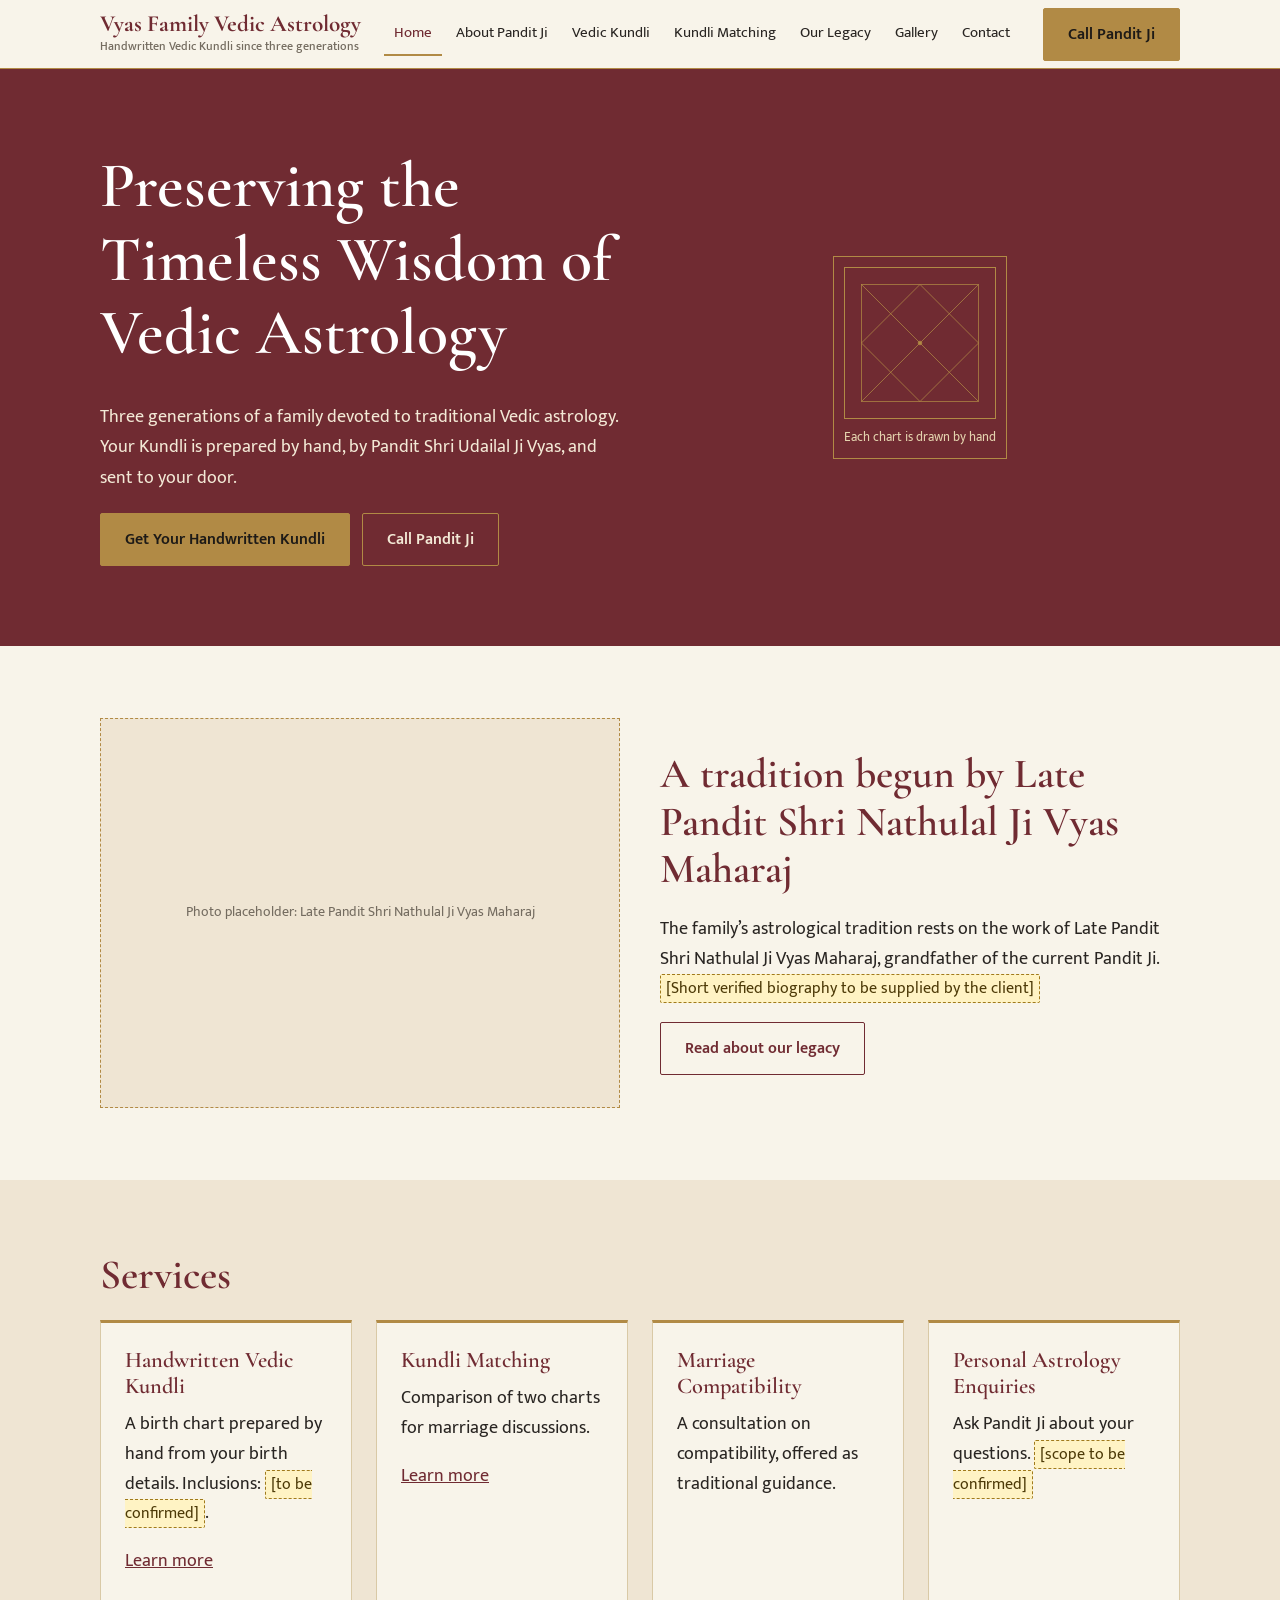
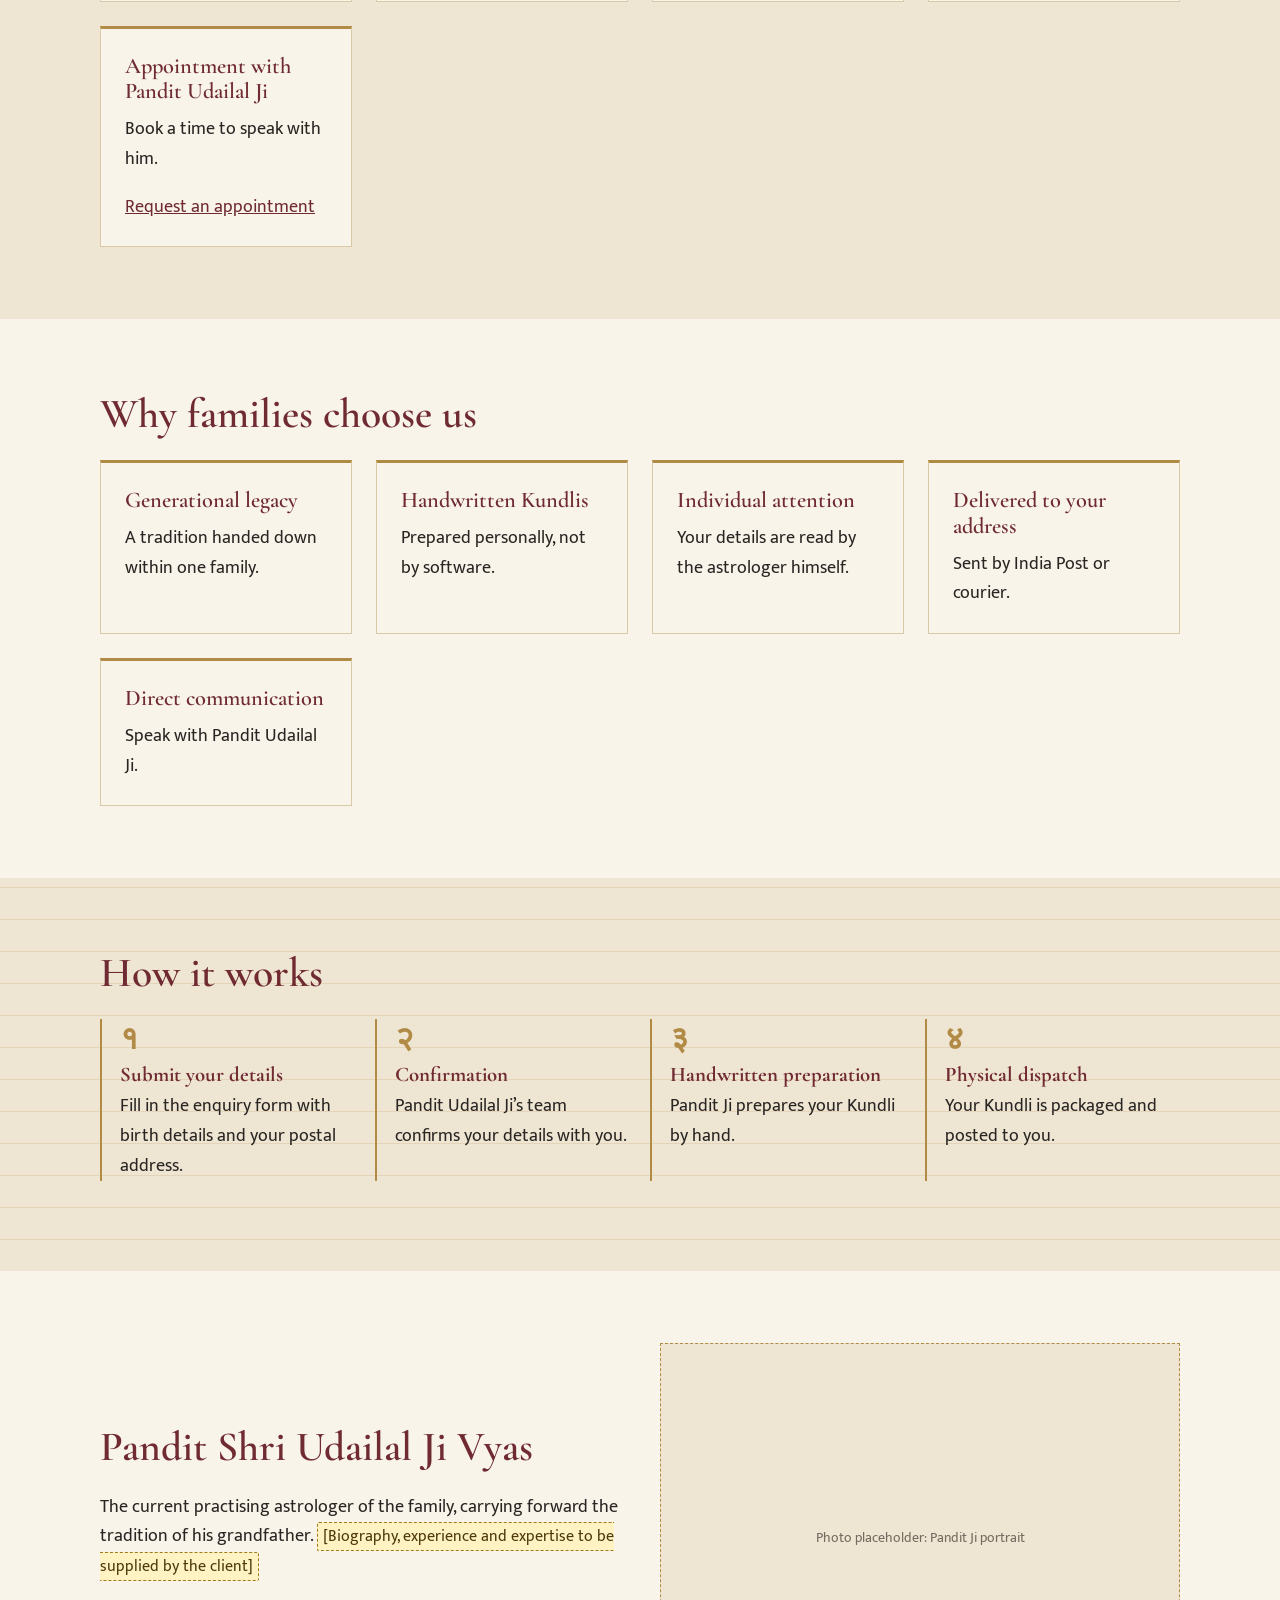
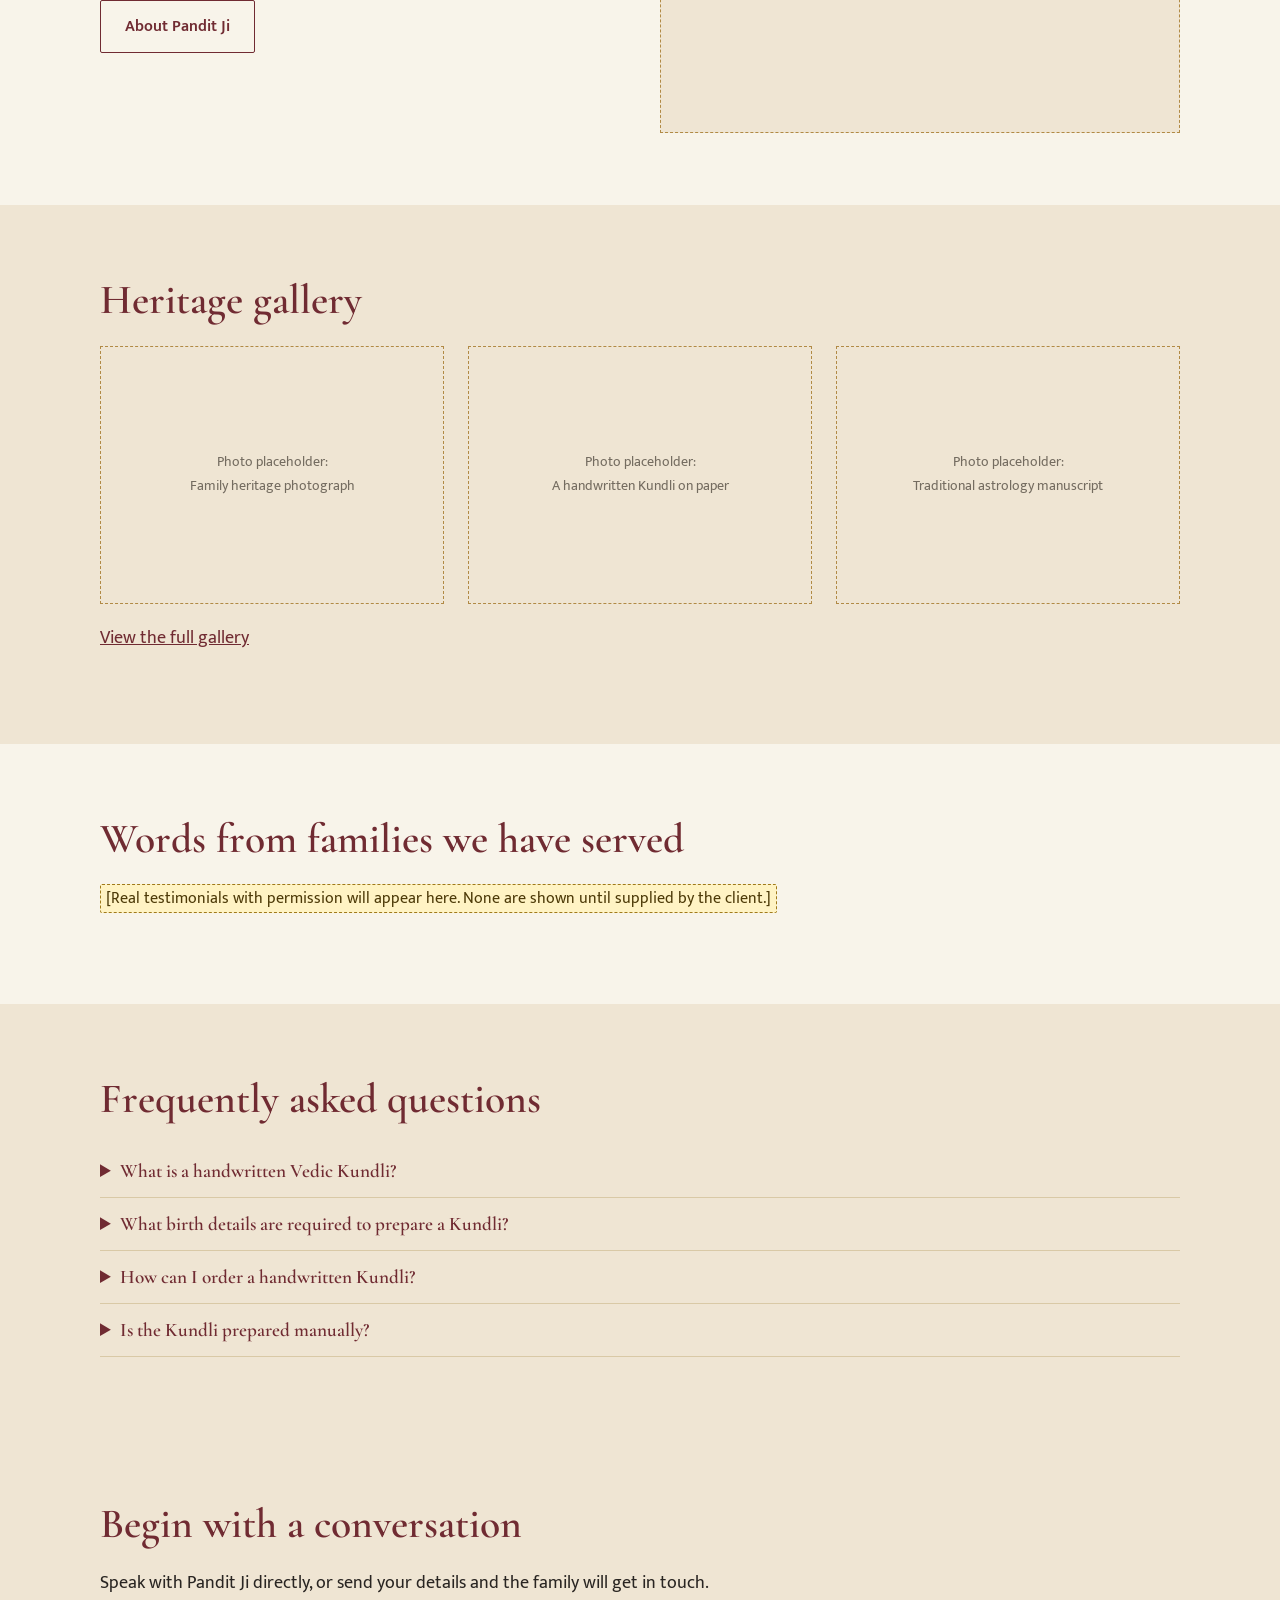
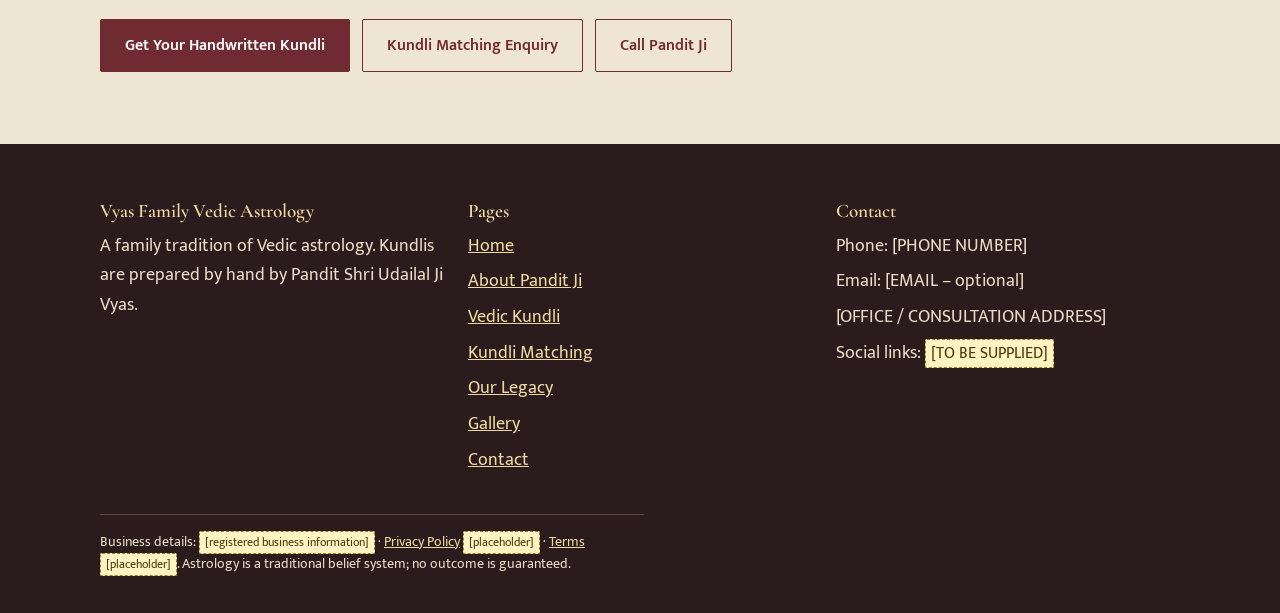
<file: index.html>
<!DOCTYPE html><html lang="en"><head><meta charset="utf-8"><meta name="viewport" content="width=device-width,initial-scale=1">
<title>Vedic Astrologer in India | Handwritten Kundli by a Family of Astrologers</title><meta name="description" content="A generational family of traditional Vedic astrologers. Kundlis are prepared by hand by Pandit Shri Udailal Ji Vyas and delivered to your address."><link rel="canonical" href="https://www.example.com/">
<meta property="og:type" content="website"><meta property="og:title" content="Vedic Astrologer in India | Handwritten Kundli by a Family of Astrologers"><meta property="og:description" content="A generational family of traditional Vedic astrologers. Kundlis are prepared by hand by Pandit Shri Udailal Ji Vyas and delivered to your address."><meta property="og:url" content="https://www.example.com/"><meta property="og:image" content="https://www.example.com/assets/images/og-image.jpg"><meta property="og:locale" content="en_IN">
<meta name="twitter:card" content="summary_large_image"><meta name="twitter:title" content="Vedic Astrologer in India | Handwritten Kundli by a Family of Astrologers"><meta name="twitter:description" content="A generational family of traditional Vedic astrologers. Kundlis are prepared by hand by Pandit Shri Udailal Ji Vyas and delivered to your address.">
<meta name="theme-color" content="#702B32"><link rel="preconnect" href="https://fonts.googleapis.com"><link rel="preconnect" href="https://fonts.gstatic.com" crossorigin>
<link rel="stylesheet" href="https://fonts.googleapis.com/css2?family=Cormorant+Garamond:wght@500;600;700&family=Mukta:wght@400;600&display=swap"><link rel="stylesheet" href="css/style.css">
<script type="application/ld+json">{"@context": "https://schema.org", "@graph": [{"@type": "WebSite", "name": "Vyas Family Vedic Astrology", "url": "https://www.example.com/"}, {"@type": "Organization", "name": "Vyas Family Vedic Astrology", "url": "https://www.example.com/", "description": "A family of Vedic astrologers offering handwritten Kundlis."}, {"@type": "Person", "name": "Pandit Shri Udailal Ji Vyas", "jobTitle": "Vedic astrologer", "worksFor": {"@type": "Organization", "name": "Vyas Family Vedic Astrology"}}, {"@type": "FAQPage", "mainEntity": [{"@type": "Question", "name": "What is a handwritten Vedic Kundli?", "acceptedAnswer": {"@type": "Answer", "text": "A handwritten Vedic Kundli is a birth chart drawn and written by hand by an astrologer from a person’s date, time and place of birth, following the traditional Vedic method."}}, {"@type": "Question", "name": "What birth details are required to prepare a Kundli?", "acceptedAnswer": {"@type": "Answer", "text": "Full name, date of birth, exact time of birth and place of birth, plus a contact number and a complete postal address for delivery."}}, {"@type": "Question", "name": "How can I order a handwritten Kundli?", "acceptedAnswer": {"@type": "Answer", "text": "Fill in the enquiry form on the Vedic Kundli page. Pandit Ji’s team confirms your details and the next steps with you."}}, {"@type": "Question", "name": "Is the Kundli prepared manually?", "acceptedAnswer": {"@type": "Answer", "text": "Yes. Every Kundli is prepared personally by Pandit Ji. It is not generated by software and is not an instant download."}}]}]}</script></head><body><a class="skip" href="#main">Skip to content</a><header class="site-header"><div class="wrap bar"><a class="brand" href="index.html">Vyas Family Vedic Astrology<small>Handwritten Vedic Kundli since three generations</small></a>
<nav class="nav" id="nav" aria-label="Main"><ul><li><a href="index.html" aria-current="page">Home</a></li><li><a href="about.html">About Pandit Ji</a></li><li><a href="kundli.html">Vedic Kundli</a></li><li><a href="kundli-matching.html">Kundli Matching</a></li><li><a href="legacy.html">Our Legacy</a></li><li><a href="gallery.html">Gallery</a></li><li><a href="contact.html">Contact</a></li></ul></nav><a class="btn gold" href="tel:" data-call>Call Pandit Ji</a><button class="nav-toggle" aria-expanded="false" aria-controls="nav">Menu</button></div></header><main id="main"><section class="hero"><div class="wrap split"><div><h1>Preserving the Timeless Wisdom of Vedic Astrology</h1><p>Three generations of a family devoted to traditional Vedic astrology. Your Kundli is prepared by hand, by Pandit Shri Udailal Ji Vyas, and sent to your door.</p><div class="btn-row"><a class="btn gold" href="kundli.html#enquiry">Get Your Handwritten Kundli</a><a class="btn ghost" href="tel:" data-call>Call Pandit Ji</a></div></div><figure class="hero-art"><div><svg viewBox="0 0 200 200" role="img" aria-label="Illustration of a traditional North Indian style Kundli chart drawn with fine lines" fill="none" stroke="#B18A45" stroke-width="1.2"><rect x="4" y="4" width="192" height="192"/><path d="M4 4L196 196M196 4L4 196"/><path d="M100 4L196 100 100 196 4 100z"/><circle cx="100" cy="100" r="3" fill="#B18A45"/></svg></div><figcaption>Each chart is drawn by hand</figcaption></figure></div></section>
<section><div class="wrap split"><div class="ph-img" role="img" aria-label="Portrait of Late Pandit Shri Nathulal Ji Vyas Maharaj">Photo placeholder: Late Pandit Shri Nathulal Ji Vyas Maharaj</div><div><h2>A tradition begun by Late Pandit Shri Nathulal Ji Vyas Maharaj</h2><p>The family’s astrological tradition rests on the work of Late Pandit Shri Nathulal Ji Vyas Maharaj, grandfather of the current Pandit Ji. <span class="ph">[Short verified biography to be supplied by the client]</span></p><a class="btn ghost" href="legacy.html">Read about our legacy</a></div></div></section>
<section class="alt"><div class="wrap"><h2>Services</h2><div class="grid"><div class="card"><h3>Handwritten Vedic Kundli</h3><p>A birth chart prepared by hand from your birth details. Inclusions: <span class="ph">[to be confirmed]</span>.</p><a href="kundli.html">Learn more</a></div><div class="card"><h3>Kundli Matching</h3><p>Comparison of two charts for marriage discussions.</p><a href="kundli-matching.html">Learn more</a></div><div class="card"><h3>Marriage Compatibility</h3><p>A consultation on compatibility, offered as traditional guidance.</p></div><div class="card"><h3>Personal Astrology Enquiries</h3><p>Ask Pandit Ji about your questions. <span class="ph">[scope to be confirmed]</span></p></div><div class="card"><h3>Appointment with Pandit Udailal Ji</h3><p>Book a time to speak with him.</p><a href="contact.html">Request an appointment</a></div></div></div></section>
<section><div class="wrap"><h2>Why families choose us</h2><div class="grid"><div class="card"><h3>Generational legacy</h3><p>A tradition handed down within one family.</p></div><div class="card"><h3>Handwritten Kundlis</h3><p>Prepared personally, not by software.</p></div><div class="card"><h3>Individual attention</h3><p>Your details are read by the astrologer himself.</p></div><div class="card"><h3>Delivered to your address</h3><p>Sent by India Post or courier.</p></div><div class="card"><h3>Direct communication</h3><p>Speak with Pandit Udailal Ji.</p></div></div></div></section>
<section class="manuscript"><div class="wrap"><h2>How it works</h2><ol class="steps"><li><b>Submit your details</b>Fill in the enquiry form with birth details and your postal address.</li><li><b>Confirmation</b>Pandit Udailal Ji’s team confirms your details with you.</li><li><b>Handwritten preparation</b>Pandit Ji prepares your Kundli by hand.</li><li><b>Physical dispatch</b>Your Kundli is packaged and posted to you.</li></ol></div></section>
<section><div class="wrap split"><div><h2>Pandit Shri Udailal Ji Vyas</h2><p>The current practising astrologer of the family, carrying forward the tradition of his grandfather. <span class="ph">[Biography, experience and expertise to be supplied by the client]</span></p><a class="btn ghost" href="about.html">About Pandit Ji</a></div><div class="ph-img" role="img" aria-label="Portrait of Pandit Shri Udailal Ji Vyas">Photo placeholder: Pandit Ji portrait</div></div></section>
<section class="alt"><div class="wrap"><h2>Heritage gallery</h2><div class="grid"><div class="ph-img" role="img" aria-label="Family heritage photograph">Photo placeholder:<br>Family heritage photograph</div><div class="ph-img" role="img" aria-label="A handwritten Kundli on paper">Photo placeholder:<br>A handwritten Kundli on paper</div><div class="ph-img" role="img" aria-label="Traditional astrology manuscript">Photo placeholder:<br>Traditional astrology manuscript</div></div><p style="margin-top:20px"><a href="gallery.html">View the full gallery</a></p></div></section>
<section><div class="wrap"><h2>Words from families we have served</h2><p><span class="ph">[Real testimonials with permission will appear here. None are shown until supplied by the client.]</span></p></div></section>
<section class="alt"><div class="wrap"><h2>Frequently asked questions</h2><details><summary>What is a handwritten Vedic Kundli?</summary><p>A handwritten Vedic Kundli is a birth chart drawn and written by hand by an astrologer from a person’s date, time and place of birth, following the traditional Vedic method.</p></details><details><summary>What birth details are required to prepare a Kundli?</summary><p>Full name, date of birth, exact time of birth and place of birth, plus a contact number and a complete postal address for delivery.</p></details><details><summary>How can I order a handwritten Kundli?</summary><p>Fill in the enquiry form on the Vedic Kundli page. Pandit Ji’s team confirms your details and the next steps with you.</p></details><details><summary>Is the Kundli prepared manually?</summary><p>Yes. Every Kundli is prepared personally by Pandit Ji. It is not generated by software and is not an instant download.</p></details></div></section><section class="alt"><div class="wrap"><h2>Begin with a conversation</h2><p>Speak with Pandit Ji directly, or send your details and the family will get in touch.</p><div class="btn-row"><a class="btn" href="kundli.html#enquiry">Get Your Handwritten Kundli</a><a class="btn ghost" href="kundli-matching.html">Kundli Matching Enquiry</a><a class="btn ghost" href="tel:" data-call>Call Pandit Ji</a></div></div></section></main><footer class="site-footer"><div class="wrap"><div class="grid"><div><h3>Vyas Family Vedic Astrology</h3><p>A family tradition of Vedic astrology. Kundlis are prepared by hand by Pandit Shri Udailal Ji Vyas.</p></div>
<div><h3>Pages</h3><ul><li><a href="index.html">Home</a></li><li><a href="about.html">About Pandit Ji</a></li><li><a href="kundli.html">Vedic Kundli</a></li><li><a href="kundli-matching.html">Kundli Matching</a></li><li><a href="legacy.html">Our Legacy</a></li><li><a href="gallery.html">Gallery</a></li><li><a href="contact.html">Contact</a></li></ul></div>
<div><h3>Contact</h3><ul><li>Phone: <span data-cfg="phoneDisplay"><span class="ph">[PHONE NUMBER]</span></span></li><li>Email: <span data-cfg="email"><span class="ph">[EMAIL]</span></span></li><li><span data-cfg="address"><span class="ph">[ADDRESS]</span></span></li><li>Social links: <span class="ph">[TO BE SUPPLIED]</span></li></ul></div></div>
<p class="legal">Business details: <span class="ph">[registered business information]</span> · <a href="privacy.html">Privacy Policy</a> <span class="ph">[placeholder]</span> · <a href="terms.html">Terms</a> <span class="ph">[placeholder]</span>. Astrology is a traditional belief system; no outcome is guaranteed.</p></div></footer>
<div class="float"><a class="call" href="tel:" data-call>Call</a><a class="wa" href="https://wa.me/" data-wa>WhatsApp</a></div><script type="module" src="js/main.js"></script></body></html>
</file>
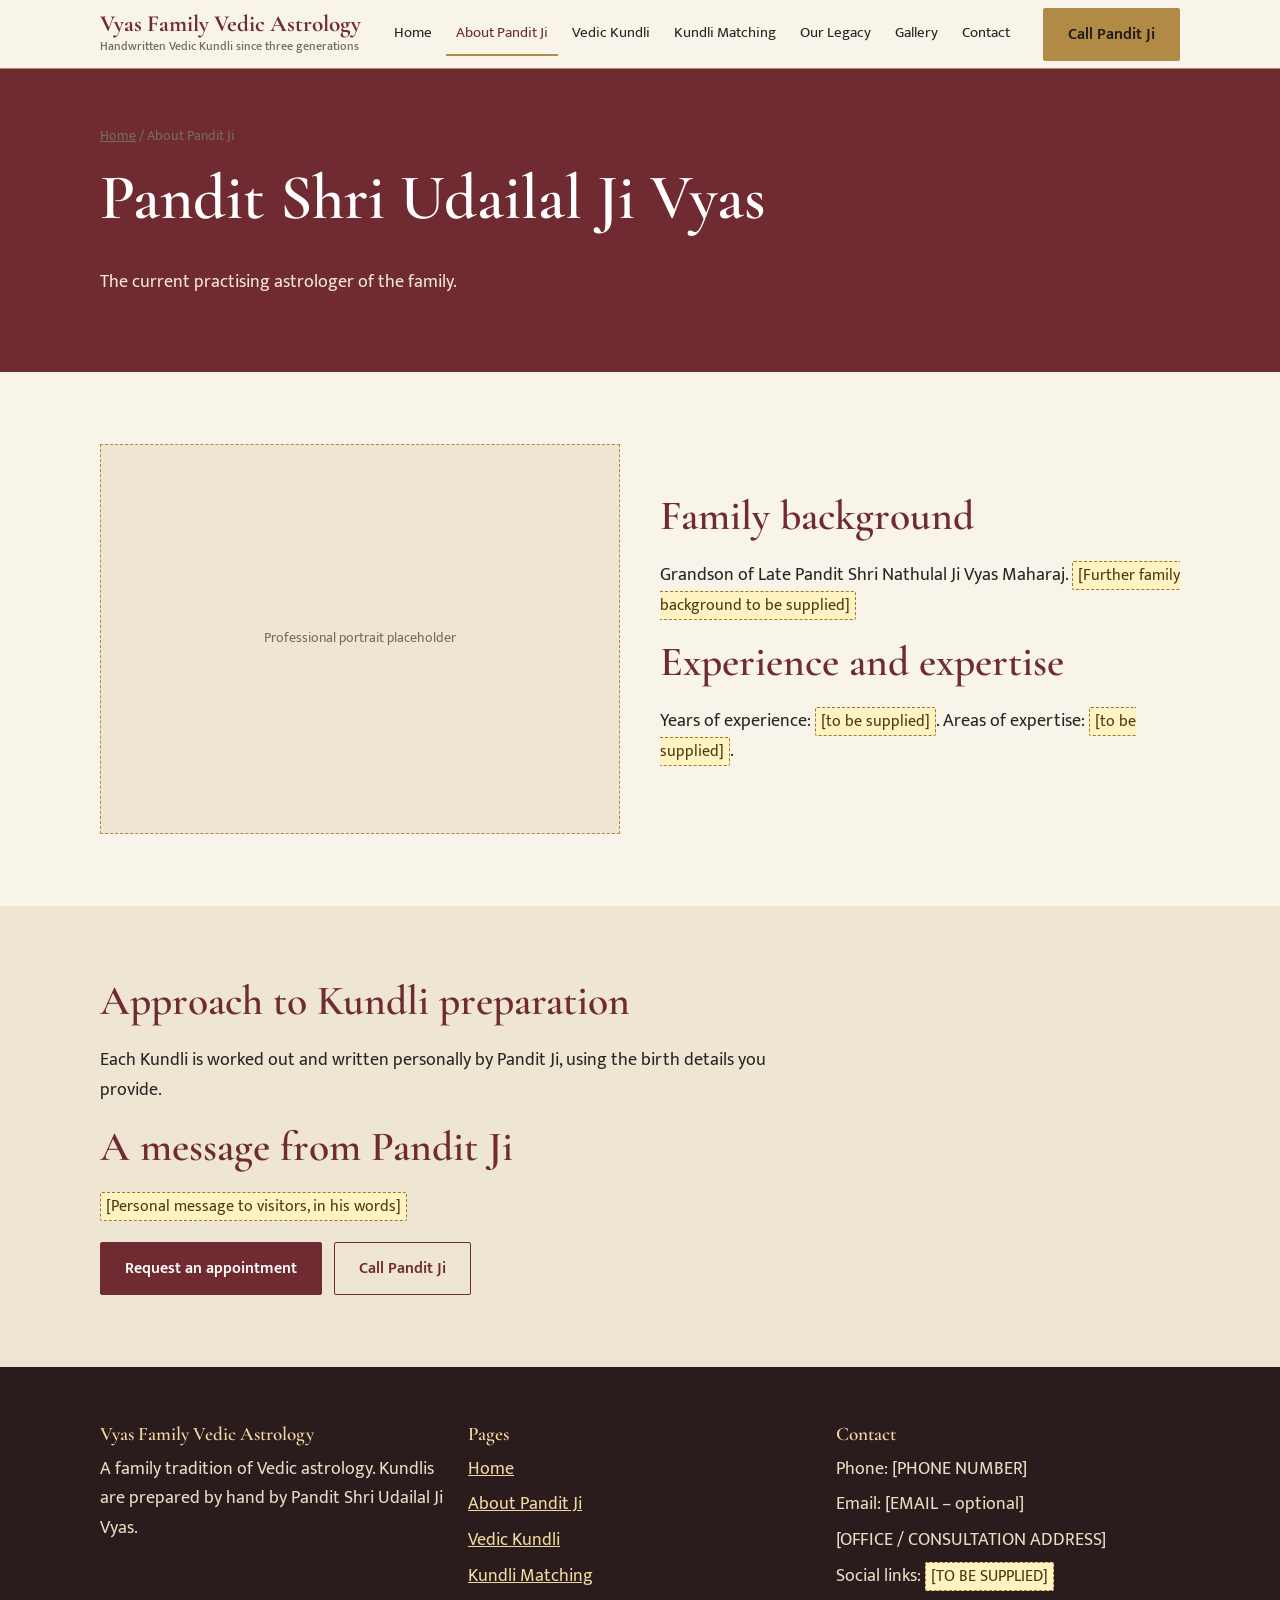
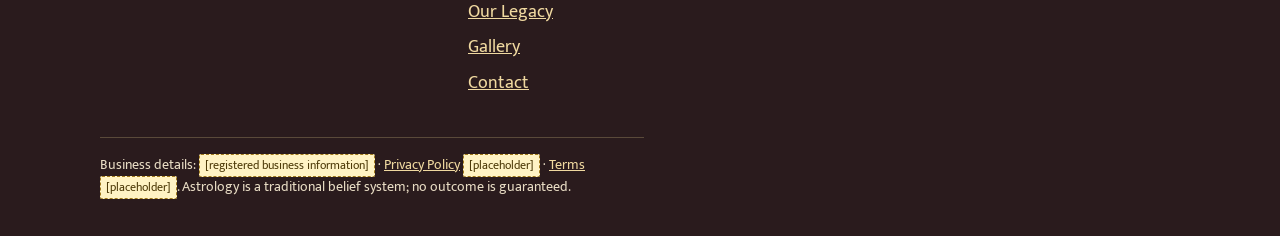
<file: about.html>
<!DOCTYPE html><html lang="en"><head><meta charset="utf-8"><meta name="viewport" content="width=device-width,initial-scale=1">
<title>About Pandit Shri Udailal Ji Vyas | Traditional Vedic Astrologer</title><meta name="description" content="Meet Pandit Shri Udailal Ji Vyas, practising Vedic astrologer of a generational family, who prepares every Kundli by hand."><link rel="canonical" href="https://www.example.com/about">
<meta property="og:type" content="website"><meta property="og:title" content="About Pandit Shri Udailal Ji Vyas | Traditional Vedic Astrologer"><meta property="og:description" content="Meet Pandit Shri Udailal Ji Vyas, practising Vedic astrologer of a generational family, who prepares every Kundli by hand."><meta property="og:url" content="https://www.example.com/about"><meta property="og:image" content="https://www.example.com/assets/images/og-image.jpg"><meta property="og:locale" content="en_IN">
<meta name="twitter:card" content="summary_large_image"><meta name="twitter:title" content="About Pandit Shri Udailal Ji Vyas | Traditional Vedic Astrologer"><meta name="twitter:description" content="Meet Pandit Shri Udailal Ji Vyas, practising Vedic astrologer of a generational family, who prepares every Kundli by hand.">
<meta name="theme-color" content="#702B32"><link rel="preconnect" href="https://fonts.googleapis.com"><link rel="preconnect" href="https://fonts.gstatic.com" crossorigin>
<link rel="stylesheet" href="https://fonts.googleapis.com/css2?family=Cormorant+Garamond:wght@500;600;700&family=Mukta:wght@400;600&display=swap"><link rel="stylesheet" href="css/style.css">
<script type="application/ld+json">{"@context": "https://schema.org", "@graph": [{"@type": "BreadcrumbList", "itemListElement": [{"@type": "ListItem", "position": 1, "name": "Home", "item": "https://www.example.com/"}, {"@type": "ListItem", "position": 2, "name": "About Pandit Ji", "item": "https://www.example.com/about"}]}, {"@type": "Person", "name": "Pandit Shri Udailal Ji Vyas", "jobTitle": "Vedic astrologer", "worksFor": {"@type": "Organization", "name": "Vyas Family Vedic Astrology"}}]}</script></head><body><a class="skip" href="#main">Skip to content</a><header class="site-header"><div class="wrap bar"><a class="brand" href="index.html">Vyas Family Vedic Astrology<small>Handwritten Vedic Kundli since three generations</small></a>
<nav class="nav" id="nav" aria-label="Main"><ul><li><a href="index.html">Home</a></li><li><a href="about.html" aria-current="page">About Pandit Ji</a></li><li><a href="kundli.html">Vedic Kundli</a></li><li><a href="kundli-matching.html">Kundli Matching</a></li><li><a href="legacy.html">Our Legacy</a></li><li><a href="gallery.html">Gallery</a></li><li><a href="contact.html">Contact</a></li></ul></nav><a class="btn gold" href="tel:" data-call>Call Pandit Ji</a><button class="nav-toggle" aria-expanded="false" aria-controls="nav">Menu</button></div></header><main id="main"><section class="hero page-hero"><div class="wrap"><nav class="crumbs" aria-label="Breadcrumb"><a href="index.html">Home</a> / About Pandit Ji</nav><h1>Pandit Shri Udailal Ji Vyas</h1><p>The current practising astrologer of the family.</p></div></section>
<section><div class="wrap split"><div class="ph-img" role="img" aria-label="Professional portrait of Pandit Shri Udailal Ji Vyas">Professional portrait placeholder</div><div><h2>Family background</h2><p>Grandson of Late Pandit Shri Nathulal Ji Vyas Maharaj. <span class="ph">[Further family background to be supplied]</span></p><h2>Experience and expertise</h2><p>Years of experience: <span class="ph">[to be supplied]</span>. Areas of expertise: <span class="ph">[to be supplied]</span>.</p></div></div></section>
<section class="alt"><div class="wrap"><h2>Approach to Kundli preparation</h2><p>Each Kundli is worked out and written personally by Pandit Ji, using the birth details you provide.</p><h2>A message from Pandit Ji</h2><p><span class="ph">[Personal message to visitors, in his words]</span></p><div class="btn-row"><a class="btn" href="contact.html">Request an appointment</a><a class="btn ghost" href="tel:" data-call>Call Pandit Ji</a></div></div></section></main><footer class="site-footer"><div class="wrap"><div class="grid"><div><h3>Vyas Family Vedic Astrology</h3><p>A family tradition of Vedic astrology. Kundlis are prepared by hand by Pandit Shri Udailal Ji Vyas.</p></div>
<div><h3>Pages</h3><ul><li><a href="index.html">Home</a></li><li><a href="about.html">About Pandit Ji</a></li><li><a href="kundli.html">Vedic Kundli</a></li><li><a href="kundli-matching.html">Kundli Matching</a></li><li><a href="legacy.html">Our Legacy</a></li><li><a href="gallery.html">Gallery</a></li><li><a href="contact.html">Contact</a></li></ul></div>
<div><h3>Contact</h3><ul><li>Phone: <span data-cfg="phoneDisplay"><span class="ph">[PHONE NUMBER]</span></span></li><li>Email: <span data-cfg="email"><span class="ph">[EMAIL]</span></span></li><li><span data-cfg="address"><span class="ph">[ADDRESS]</span></span></li><li>Social links: <span class="ph">[TO BE SUPPLIED]</span></li></ul></div></div>
<p class="legal">Business details: <span class="ph">[registered business information]</span> · <a href="privacy.html">Privacy Policy</a> <span class="ph">[placeholder]</span> · <a href="terms.html">Terms</a> <span class="ph">[placeholder]</span>. Astrology is a traditional belief system; no outcome is guaranteed.</p></div></footer>
<div class="float"><a class="call" href="tel:" data-call>Call</a><a class="wa" href="https://wa.me/" data-wa>WhatsApp</a></div><script type="module" src="js/main.js"></script></body></html>
</file>
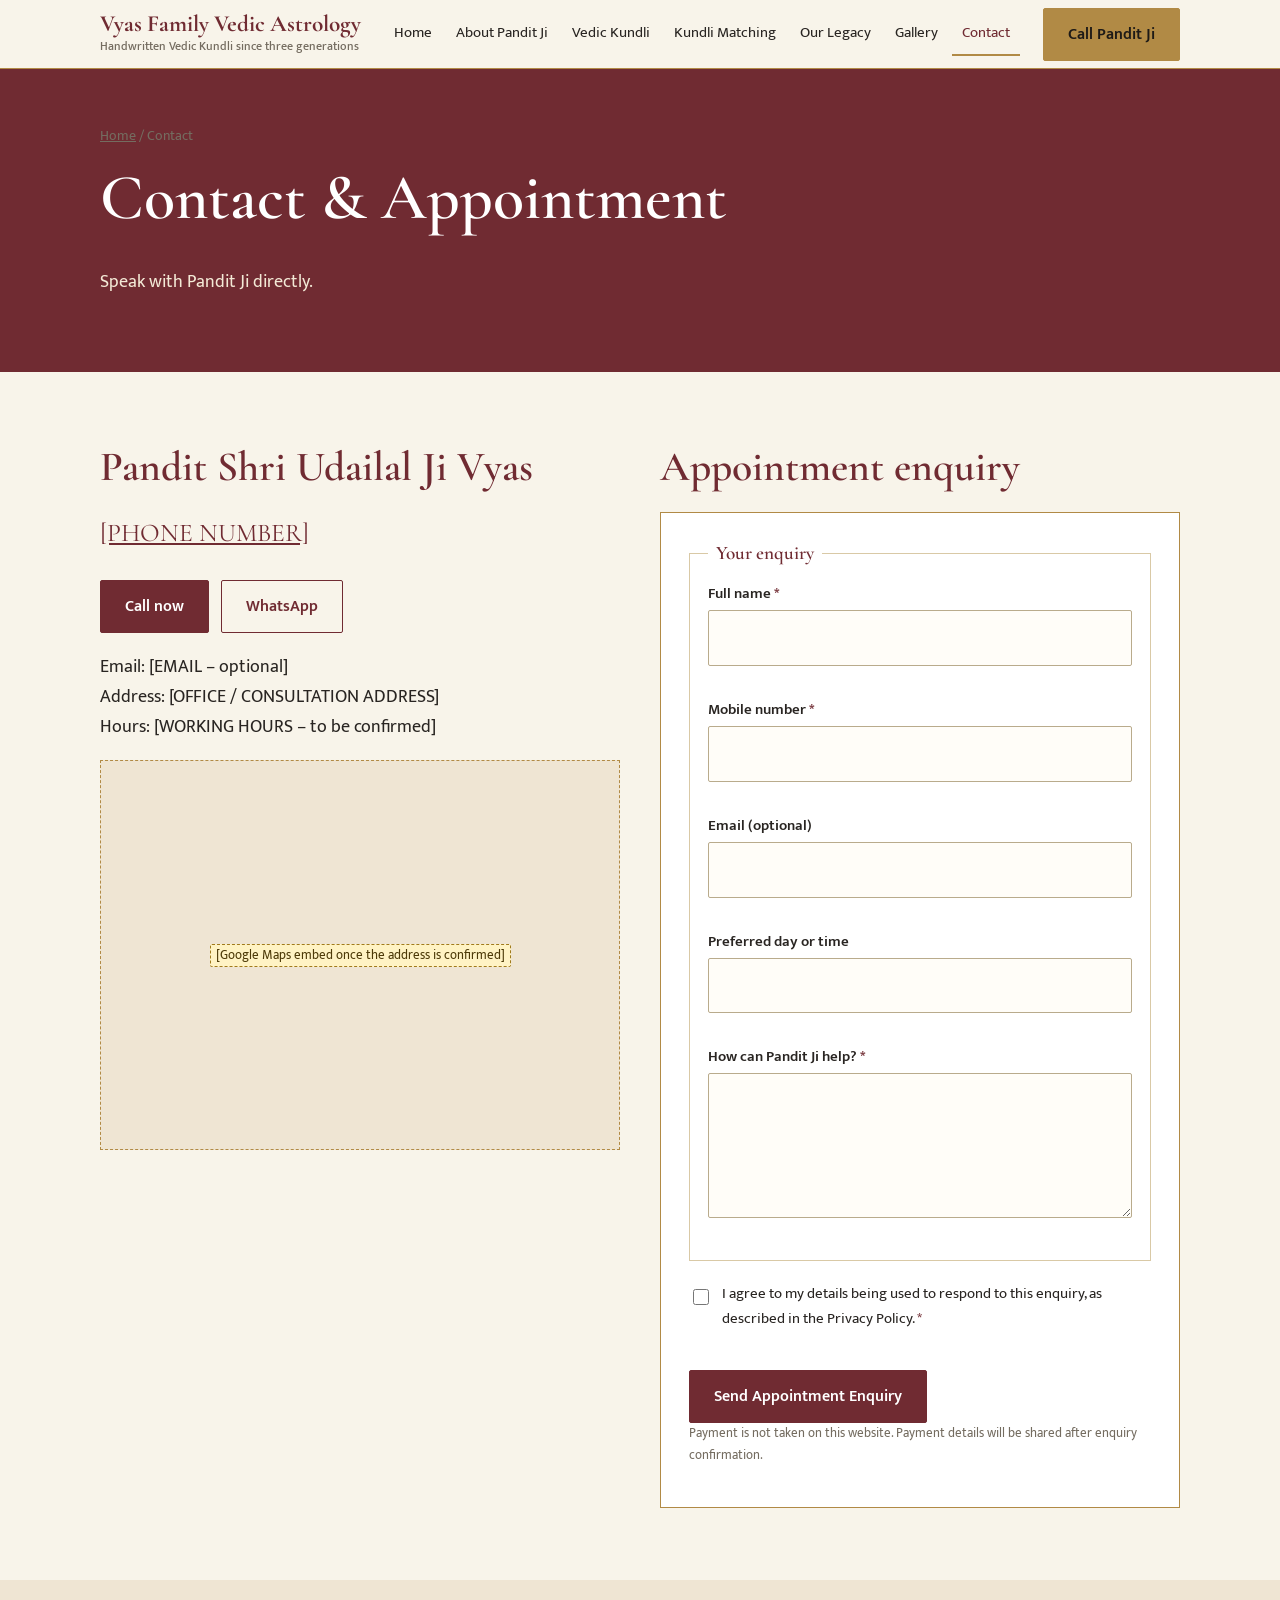
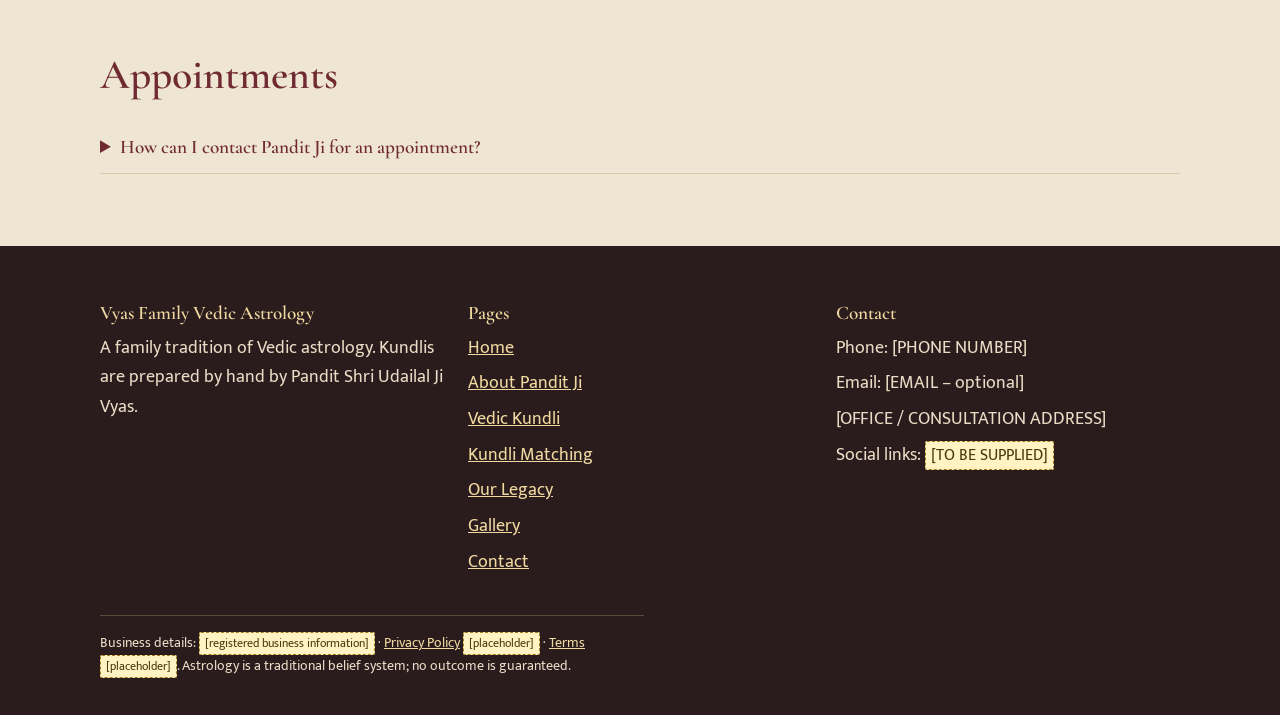
<file: contact.html>
<!DOCTYPE html><html lang="en"><head><meta charset="utf-8"><meta name="viewport" content="width=device-width,initial-scale=1">
<title>Contact &amp; Appointment | Call Pandit Shri Udailal Ji Vyas</title><meta name="description" content="Call or send an appointment enquiry to Pandit Shri Udailal Ji Vyas. Phone, WhatsApp, address and working hours."><link rel="canonical" href="https://www.example.com/contact">
<meta property="og:type" content="website"><meta property="og:title" content="Contact &amp; Appointment | Call Pandit Shri Udailal Ji Vyas"><meta property="og:description" content="Call or send an appointment enquiry to Pandit Shri Udailal Ji Vyas. Phone, WhatsApp, address and working hours."><meta property="og:url" content="https://www.example.com/contact"><meta property="og:image" content="https://www.example.com/assets/images/og-image.jpg"><meta property="og:locale" content="en_IN">
<meta name="twitter:card" content="summary_large_image"><meta name="twitter:title" content="Contact &amp; Appointment | Call Pandit Shri Udailal Ji Vyas"><meta name="twitter:description" content="Call or send an appointment enquiry to Pandit Shri Udailal Ji Vyas. Phone, WhatsApp, address and working hours.">
<meta name="theme-color" content="#702B32"><link rel="preconnect" href="https://fonts.googleapis.com"><link rel="preconnect" href="https://fonts.gstatic.com" crossorigin>
<link rel="stylesheet" href="https://fonts.googleapis.com/css2?family=Cormorant+Garamond:wght@500;600;700&family=Mukta:wght@400;600&display=swap"><link rel="stylesheet" href="css/style.css">
<script type="application/ld+json">{"@context": "https://schema.org", "@graph": [{"@type": "BreadcrumbList", "itemListElement": [{"@type": "ListItem", "position": 1, "name": "Home", "item": "https://www.example.com/"}, {"@type": "ListItem", "position": 2, "name": "Contact", "item": "https://www.example.com/contact"}]}, {"@type": "Person", "name": "Pandit Shri Udailal Ji Vyas", "jobTitle": "Vedic astrologer", "worksFor": {"@type": "Organization", "name": "Vyas Family Vedic Astrology"}}, {"@type": "FAQPage", "mainEntity": [{"@type": "Question", "name": "How can I contact Pandit Ji for an appointment?", "acceptedAnswer": {"@type": "Answer", "text": "Call Pandit Ji directly or send the appointment enquiry form on this page. Working hours: [TO BE CONFIRMED]."}}]}]}</script></head><body><a class="skip" href="#main">Skip to content</a><header class="site-header"><div class="wrap bar"><a class="brand" href="index.html">Vyas Family Vedic Astrology<small>Handwritten Vedic Kundli since three generations</small></a>
<nav class="nav" id="nav" aria-label="Main"><ul><li><a href="index.html">Home</a></li><li><a href="about.html">About Pandit Ji</a></li><li><a href="kundli.html">Vedic Kundli</a></li><li><a href="kundli-matching.html">Kundli Matching</a></li><li><a href="legacy.html">Our Legacy</a></li><li><a href="gallery.html">Gallery</a></li><li><a href="contact.html" aria-current="page">Contact</a></li></ul></nav><a class="btn gold" href="tel:" data-call>Call Pandit Ji</a><button class="nav-toggle" aria-expanded="false" aria-controls="nav">Menu</button></div></header><main id="main"><section class="hero page-hero"><div class="wrap"><nav class="crumbs" aria-label="Breadcrumb"><a href="index.html">Home</a> / Contact</nav><h1>Contact & Appointment</h1><p>Speak with Pandit Ji directly.</p></div></section><section><div class="wrap split" style="align-items:start"><div><h2>Pandit Shri Udailal Ji Vyas</h2><p style="font-size:1.6rem;font-family:var(--serif)"><a href="tel:" data-call data-cfg="phoneDisplay"><span class="ph">[PHONE NUMBER]</span></a></p><div class="btn-row"><a class="btn" href="tel:" data-call>Call now</a><a class="btn ghost" href="https://wa.me/" data-wa>WhatsApp</a></div><p style="margin-top:20px">Email: <span data-cfg="email"><span class="ph">[EMAIL]</span></span><br>Address: <span data-cfg="address"><span class="ph">[ADDRESS]</span></span><br>Hours: <span data-cfg="hours"><span class="ph">[WORKING HOURS]</span></span></p><div class="ph-img" role="img" aria-label="Map placeholder"><span class="ph">[Google Maps embed once the address is confirmed]</span></div></div><div><h2>Appointment enquiry</h2><form class="form" data-form="appointment" novalidate autocomplete="on"><div class="hp" aria-hidden="true"><label>Leave empty<input name="website" tabindex="-1" autocomplete="off"></label></div><fieldset><legend>Your enquiry</legend><div class="fields"><div><label for="name">Full name <span class="req" aria-hidden="true">*</span></label><input id="name" name="name" type="text" required data-v="" ><span class="err" id="name-err" role="alert"></span></div><div><label for="phone">Mobile number <span class="req" aria-hidden="true">*</span></label><input id="phone" name="phone" type="tel" required data-v="phone" inputmode=numeric><span class="err" id="phone-err" role="alert"></span></div><div><label for="email">Email (optional)</label><input id="email" name="email" type="email" data-v="email" ><span class="err" id="email-err" role="alert"></span></div><div><label for="pref">Preferred day or time</label><input id="pref" name="pref" type="text" data-v="" ><span class="err" id="pref-err" role="alert"></span></div><div class=full><label for="message">How can Pandit Ji help? <span class="req" aria-hidden="true">*</span></label><textarea id="message" name="message" rows="4" required ></textarea><span class="err" id="message-err" role="alert"></span></div></div></fieldset><div class="check full"><input type="checkbox" id="consent" name="consent" required data-v="checked"><label for="consent">I agree to my details being used to respond to this enquiry, as described in the Privacy Policy. <span class="req">*</span></label></div><span class="err" id="consent-err" role="alert"></span><div class="btn-row"><button class="btn" type="submit">Send Appointment Enquiry</button></div><div class="status" role="status" aria-live="polite" hidden></div><p class="hint">Payment is not taken on this website. Payment details will be shared after enquiry confirmation.</p></form></div></div></section>
<section class="alt"><div class="wrap"><h2>Appointments</h2><details><summary>How can I contact Pandit Ji for an appointment?</summary><p>Call Pandit Ji directly or send the appointment enquiry form on this page. Working hours: <span class="ph">[TO BE CONFIRMED]</span>.</p></details></div></section></main><footer class="site-footer"><div class="wrap"><div class="grid"><div><h3>Vyas Family Vedic Astrology</h3><p>A family tradition of Vedic astrology. Kundlis are prepared by hand by Pandit Shri Udailal Ji Vyas.</p></div>
<div><h3>Pages</h3><ul><li><a href="index.html">Home</a></li><li><a href="about.html">About Pandit Ji</a></li><li><a href="kundli.html">Vedic Kundli</a></li><li><a href="kundli-matching.html">Kundli Matching</a></li><li><a href="legacy.html">Our Legacy</a></li><li><a href="gallery.html">Gallery</a></li><li><a href="contact.html">Contact</a></li></ul></div>
<div><h3>Contact</h3><ul><li>Phone: <span data-cfg="phoneDisplay"><span class="ph">[PHONE NUMBER]</span></span></li><li>Email: <span data-cfg="email"><span class="ph">[EMAIL]</span></span></li><li><span data-cfg="address"><span class="ph">[ADDRESS]</span></span></li><li>Social links: <span class="ph">[TO BE SUPPLIED]</span></li></ul></div></div>
<p class="legal">Business details: <span class="ph">[registered business information]</span> · <a href="privacy.html">Privacy Policy</a> <span class="ph">[placeholder]</span> · <a href="terms.html">Terms</a> <span class="ph">[placeholder]</span>. Astrology is a traditional belief system; no outcome is guaranteed.</p></div></footer>
<div class="float"><a class="call" href="tel:" data-call>Call</a><a class="wa" href="https://wa.me/" data-wa>WhatsApp</a></div><script type="module" src="js/main.js"></script></body></html>
</file>
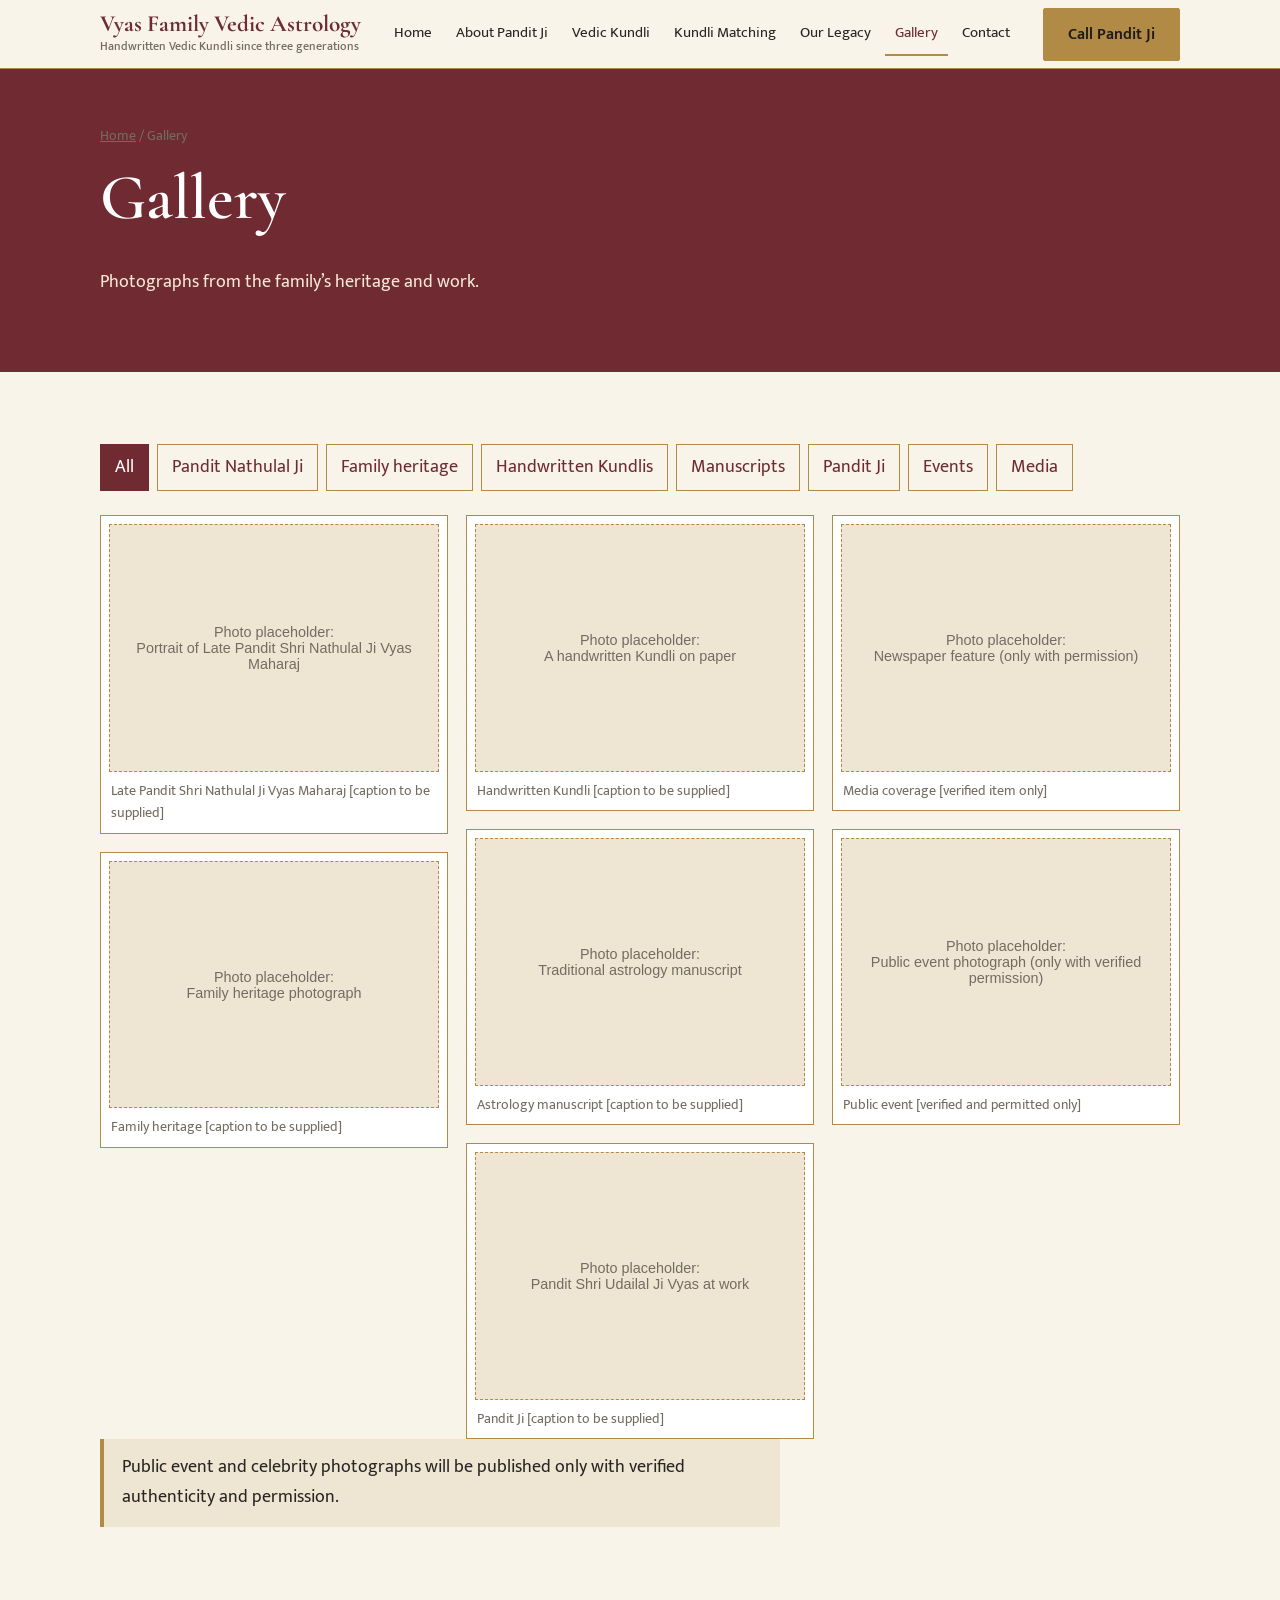
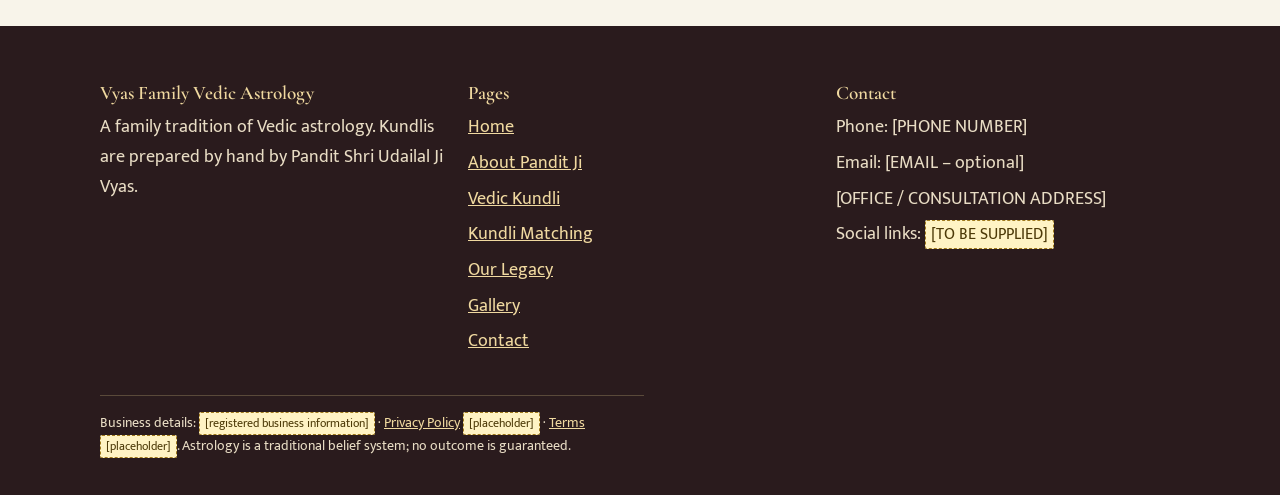
<file: gallery.html>
<!DOCTYPE html><html lang="en"><head><meta charset="utf-8"><meta name="viewport" content="width=device-width,initial-scale=1">
<title>Gallery | Handwritten Kundlis, Family Heritage and Manuscripts</title><meta name="description" content="Photographs of Late Pandit Shri Nathulal Ji Vyas Maharaj, the family heritage, handwritten Kundlis and traditional astrology manuscripts."><link rel="canonical" href="https://www.example.com/gallery">
<meta property="og:type" content="website"><meta property="og:title" content="Gallery | Handwritten Kundlis, Family Heritage and Manuscripts"><meta property="og:description" content="Photographs of Late Pandit Shri Nathulal Ji Vyas Maharaj, the family heritage, handwritten Kundlis and traditional astrology manuscripts."><meta property="og:url" content="https://www.example.com/gallery"><meta property="og:image" content="https://www.example.com/assets/images/og-image.jpg"><meta property="og:locale" content="en_IN">
<meta name="twitter:card" content="summary_large_image"><meta name="twitter:title" content="Gallery | Handwritten Kundlis, Family Heritage and Manuscripts"><meta name="twitter:description" content="Photographs of Late Pandit Shri Nathulal Ji Vyas Maharaj, the family heritage, handwritten Kundlis and traditional astrology manuscripts.">
<meta name="theme-color" content="#702B32"><link rel="preconnect" href="https://fonts.googleapis.com"><link rel="preconnect" href="https://fonts.gstatic.com" crossorigin>
<link rel="stylesheet" href="https://fonts.googleapis.com/css2?family=Cormorant+Garamond:wght@500;600;700&family=Mukta:wght@400;600&display=swap"><link rel="stylesheet" href="css/style.css">
<script type="application/ld+json">{"@context": "https://schema.org", "@graph": [{"@type": "BreadcrumbList", "itemListElement": [{"@type": "ListItem", "position": 1, "name": "Home", "item": "https://www.example.com/"}, {"@type": "ListItem", "position": 2, "name": "Gallery", "item": "https://www.example.com/gallery"}]}]}</script></head><body><a class="skip" href="#main">Skip to content</a><header class="site-header"><div class="wrap bar"><a class="brand" href="index.html">Vyas Family Vedic Astrology<small>Handwritten Vedic Kundli since three generations</small></a>
<nav class="nav" id="nav" aria-label="Main"><ul><li><a href="index.html">Home</a></li><li><a href="about.html">About Pandit Ji</a></li><li><a href="kundli.html">Vedic Kundli</a></li><li><a href="kundli-matching.html">Kundli Matching</a></li><li><a href="legacy.html">Our Legacy</a></li><li><a href="gallery.html" aria-current="page">Gallery</a></li><li><a href="contact.html">Contact</a></li></ul></nav><a class="btn gold" href="tel:" data-call>Call Pandit Ji</a><button class="nav-toggle" aria-expanded="false" aria-controls="nav">Menu</button></div></header><main id="main"><section class="hero page-hero"><div class="wrap"><nav class="crumbs" aria-label="Breadcrumb"><a href="index.html">Home</a> / Gallery</nav><h1>Gallery</h1><p>Photographs from the family’s heritage and work.</p></div></section><section><div class="wrap"><div class="filters" role="group" aria-label="Filter gallery"><button type="button" data-cat="all" aria-pressed="true">All</button><button type="button" data-cat="nathulal" aria-pressed="false">Pandit Nathulal Ji</button><button type="button" data-cat="family" aria-pressed="false">Family heritage</button><button type="button" data-cat="kundli" aria-pressed="false">Handwritten Kundlis</button><button type="button" data-cat="manuscripts" aria-pressed="false">Manuscripts</button><button type="button" data-cat="pandit" aria-pressed="false">Pandit Ji</button><button type="button" data-cat="events" aria-pressed="false">Events</button><button type="button" data-cat="media" aria-pressed="false">Media</button></div><div class="masonry"><figure data-cat="nathulal"><button type="button" aria-label="Open image: Late Pandit Shri Nathulal Ji Vyas Maharaj [caption to be supplied]"><div class="ph-img" role="img" aria-label="Portrait of Late Pandit Shri Nathulal Ji Vyas Maharaj">Photo placeholder:<br>Portrait of Late Pandit Shri Nathulal Ji Vyas Maharaj</div></button><figcaption>Late Pandit Shri Nathulal Ji Vyas Maharaj [caption to be supplied]</figcaption></figure><figure data-cat="family"><button type="button" aria-label="Open image: Family heritage [caption to be supplied]"><div class="ph-img" role="img" aria-label="Family heritage photograph">Photo placeholder:<br>Family heritage photograph</div></button><figcaption>Family heritage [caption to be supplied]</figcaption></figure><figure data-cat="kundli"><button type="button" aria-label="Open image: Handwritten Kundli [caption to be supplied]"><div class="ph-img" role="img" aria-label="A handwritten Kundli on paper">Photo placeholder:<br>A handwritten Kundli on paper</div></button><figcaption>Handwritten Kundli [caption to be supplied]</figcaption></figure><figure data-cat="manuscripts"><button type="button" aria-label="Open image: Astrology manuscript [caption to be supplied]"><div class="ph-img" role="img" aria-label="Traditional astrology manuscript">Photo placeholder:<br>Traditional astrology manuscript</div></button><figcaption>Astrology manuscript [caption to be supplied]</figcaption></figure><figure data-cat="pandit"><button type="button" aria-label="Open image: Pandit Ji [caption to be supplied]"><div class="ph-img" role="img" aria-label="Pandit Shri Udailal Ji Vyas at work">Photo placeholder:<br>Pandit Shri Udailal Ji Vyas at work</div></button><figcaption>Pandit Ji [caption to be supplied]</figcaption></figure><figure data-cat="media"><button type="button" aria-label="Open image: Media coverage [verified item only]"><div class="ph-img" role="img" aria-label="Newspaper feature (only with permission)">Photo placeholder:<br>Newspaper feature (only with permission)</div></button><figcaption>Media coverage [verified item only]</figcaption></figure><figure data-cat="events"><button type="button" aria-label="Open image: Public event [verified and permitted only]"><div class="ph-img" role="img" aria-label="Public event photograph (only with verified permission)">Photo placeholder:<br>Public event photograph (only with verified permission)</div></button><figcaption>Public event [verified and permitted only]</figcaption></figure></div><p class="notice">Public event and celebrity photographs will be published only with verified authenticity and permission.</p></div></section>
<dialog class="lb" id="lb" aria-label="Image viewer"><div class="lb-body"></div><p class="lb-cap"></p><div class="lb-nav"><button class="btn ghost" data-prev>Previous</button><button class="btn ghost" data-close>Close</button><button class="btn ghost" data-next>Next</button></div></dialog></main><footer class="site-footer"><div class="wrap"><div class="grid"><div><h3>Vyas Family Vedic Astrology</h3><p>A family tradition of Vedic astrology. Kundlis are prepared by hand by Pandit Shri Udailal Ji Vyas.</p></div>
<div><h3>Pages</h3><ul><li><a href="index.html">Home</a></li><li><a href="about.html">About Pandit Ji</a></li><li><a href="kundli.html">Vedic Kundli</a></li><li><a href="kundli-matching.html">Kundli Matching</a></li><li><a href="legacy.html">Our Legacy</a></li><li><a href="gallery.html">Gallery</a></li><li><a href="contact.html">Contact</a></li></ul></div>
<div><h3>Contact</h3><ul><li>Phone: <span data-cfg="phoneDisplay"><span class="ph">[PHONE NUMBER]</span></span></li><li>Email: <span data-cfg="email"><span class="ph">[EMAIL]</span></span></li><li><span data-cfg="address"><span class="ph">[ADDRESS]</span></span></li><li>Social links: <span class="ph">[TO BE SUPPLIED]</span></li></ul></div></div>
<p class="legal">Business details: <span class="ph">[registered business information]</span> · <a href="privacy.html">Privacy Policy</a> <span class="ph">[placeholder]</span> · <a href="terms.html">Terms</a> <span class="ph">[placeholder]</span>. Astrology is a traditional belief system; no outcome is guaranteed.</p></div></footer>
<div class="float"><a class="call" href="tel:" data-call>Call</a><a class="wa" href="https://wa.me/" data-wa>WhatsApp</a></div><script type="module" src="js/main.js"></script></body></html>
</file>
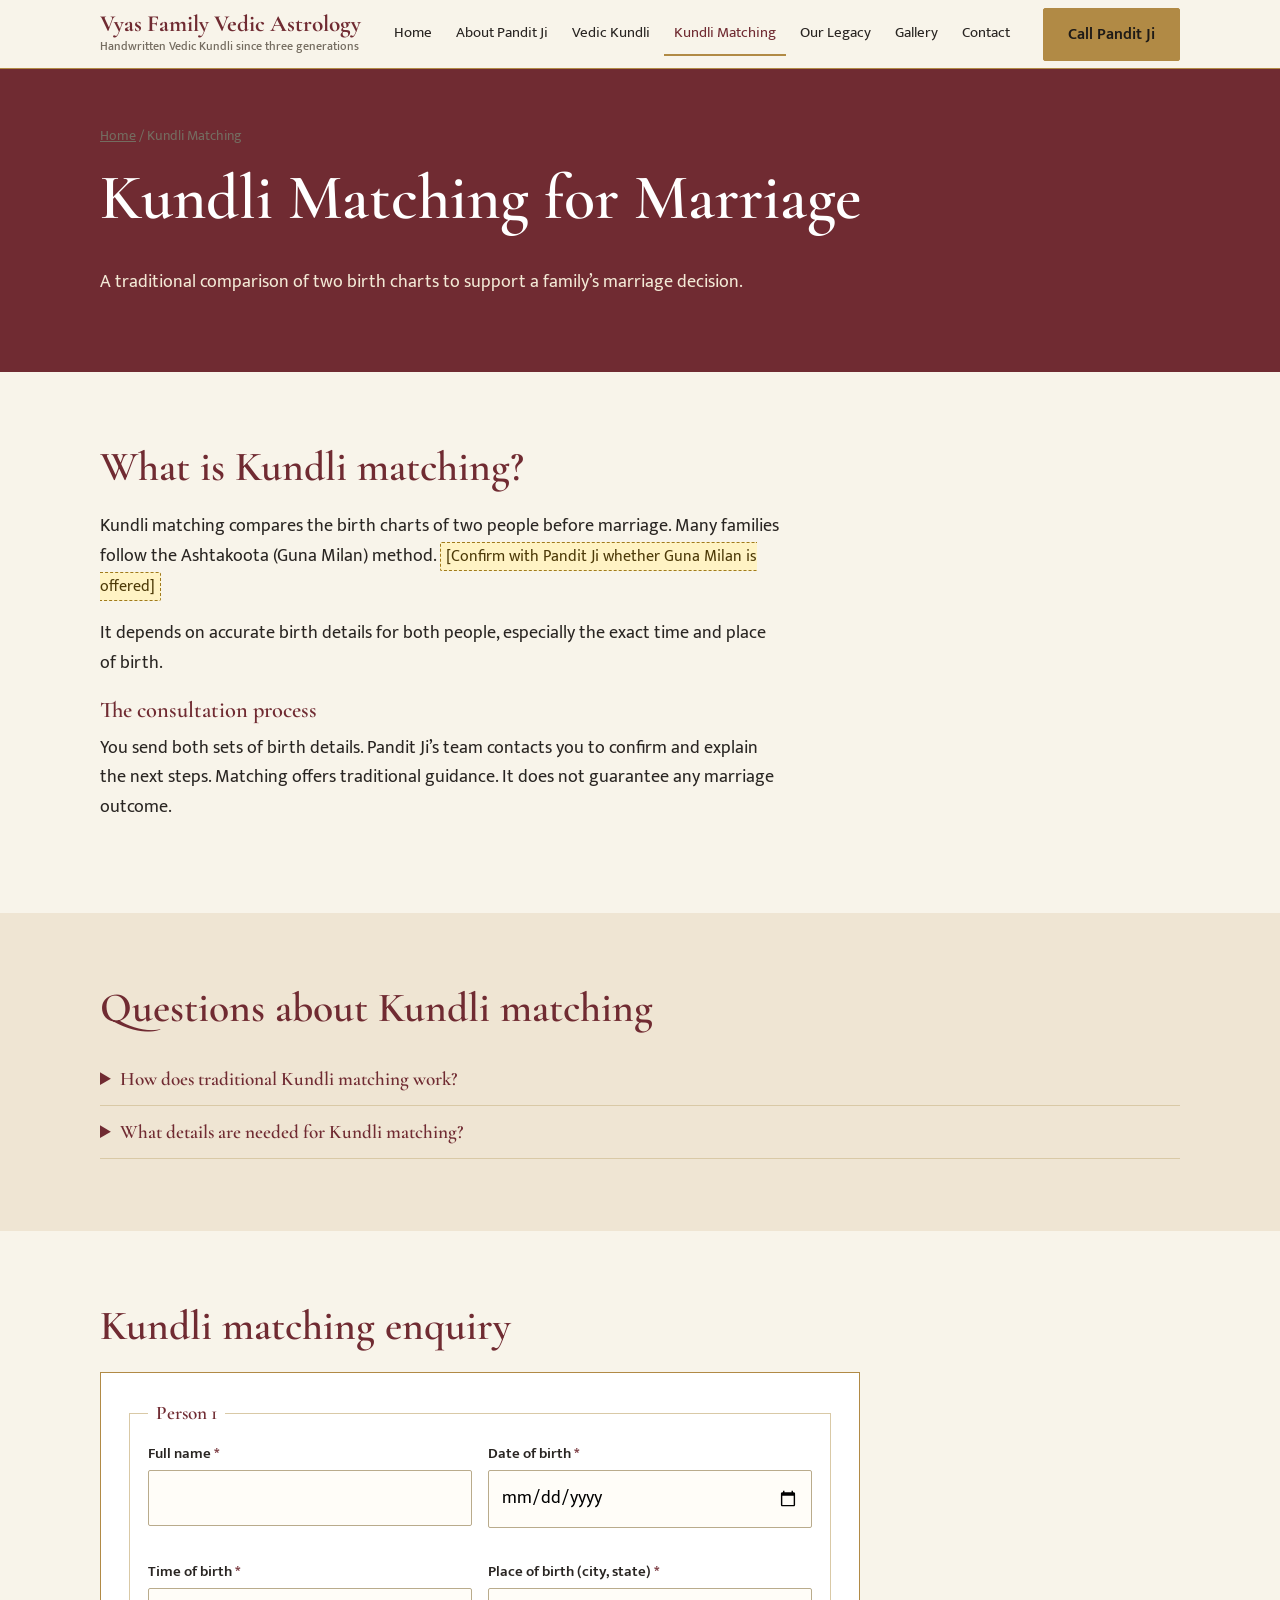
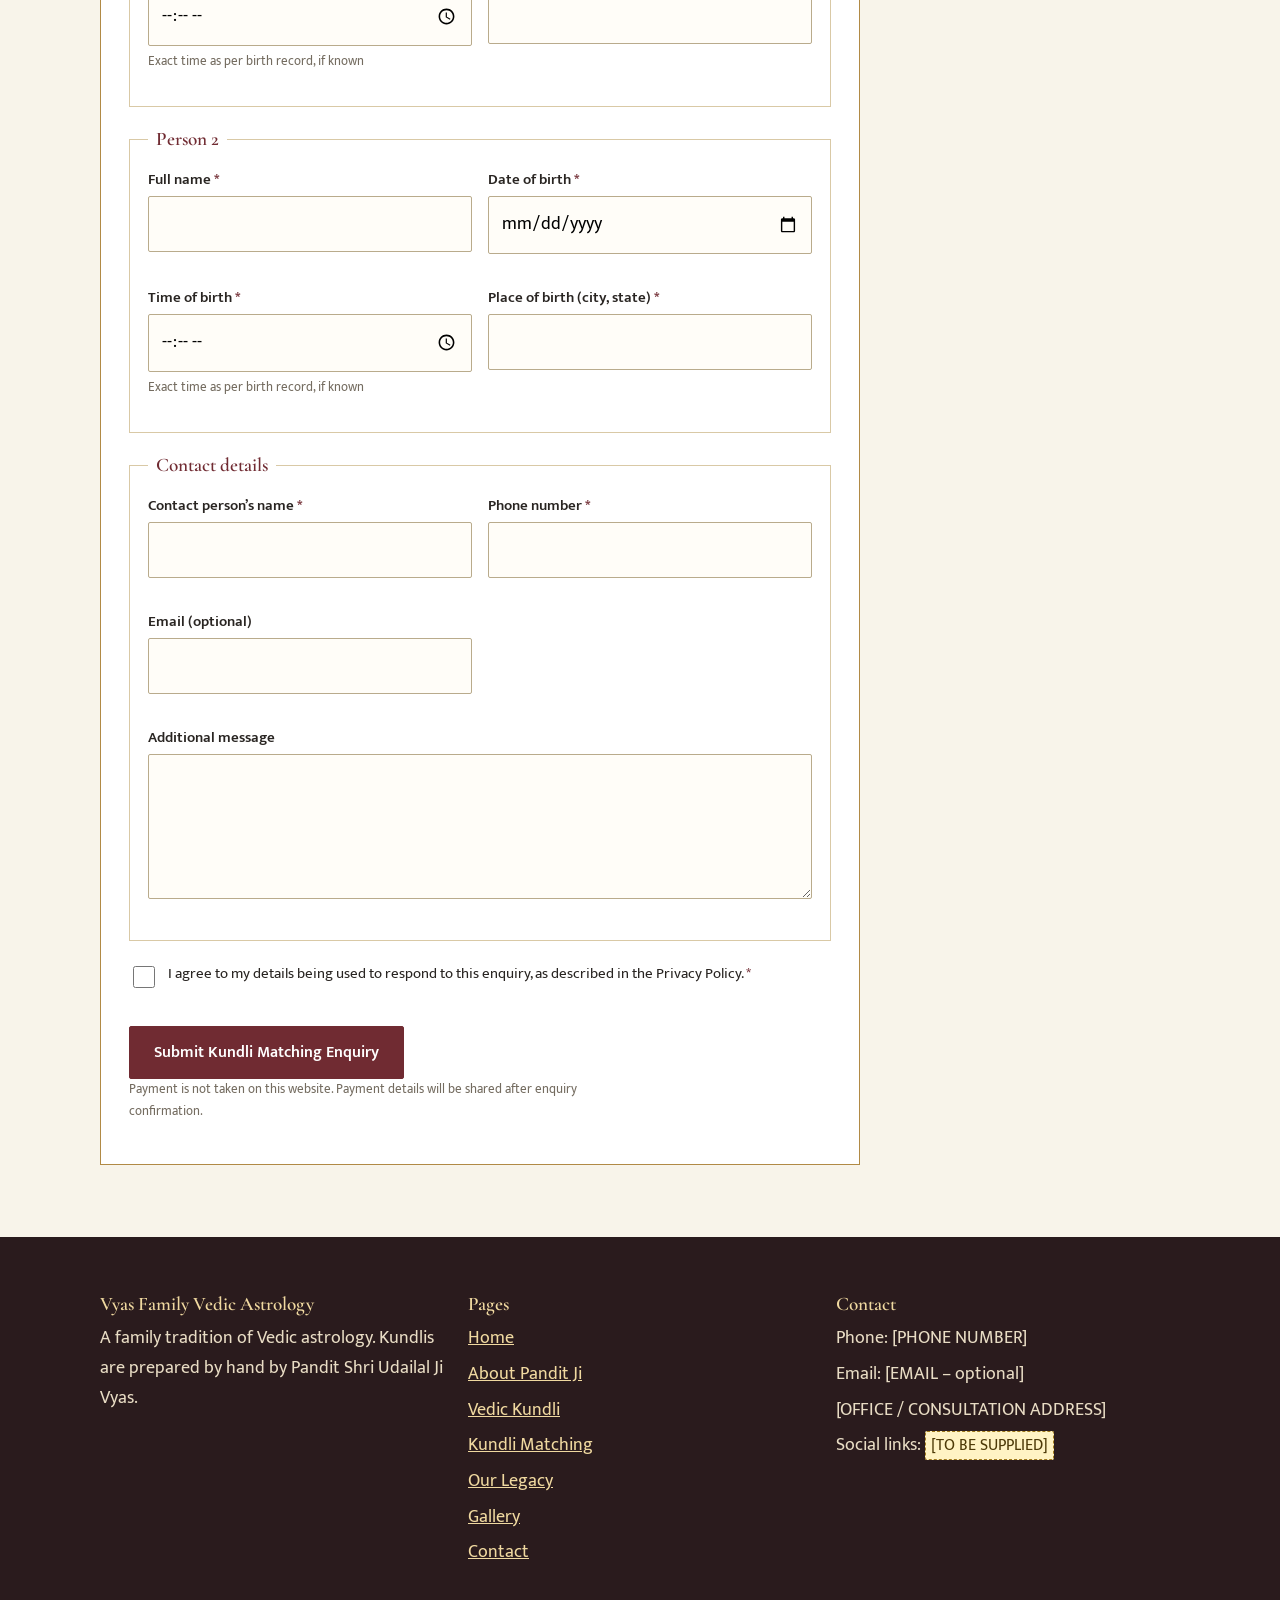
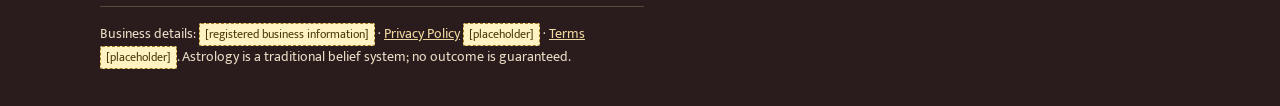
<file: kundli-matching.html>
<!DOCTYPE html><html lang="en"><head><meta charset="utf-8"><meta name="viewport" content="width=device-width,initial-scale=1">
<title>Kundli Matching for Marriage | Vedic Guna Milan Consultation</title><meta name="description" content="Request traditional Vedic Kundli matching for marriage. Pandit Ji compares two birth charts, including Guna Milan where offered, as guidance for families."><link rel="canonical" href="https://www.example.com/kundli-matching">
<meta property="og:type" content="website"><meta property="og:title" content="Kundli Matching for Marriage | Vedic Guna Milan Consultation"><meta property="og:description" content="Request traditional Vedic Kundli matching for marriage. Pandit Ji compares two birth charts, including Guna Milan where offered, as guidance for families."><meta property="og:url" content="https://www.example.com/kundli-matching"><meta property="og:image" content="https://www.example.com/assets/images/og-image.jpg"><meta property="og:locale" content="en_IN">
<meta name="twitter:card" content="summary_large_image"><meta name="twitter:title" content="Kundli Matching for Marriage | Vedic Guna Milan Consultation"><meta name="twitter:description" content="Request traditional Vedic Kundli matching for marriage. Pandit Ji compares two birth charts, including Guna Milan where offered, as guidance for families.">
<meta name="theme-color" content="#702B32"><link rel="preconnect" href="https://fonts.googleapis.com"><link rel="preconnect" href="https://fonts.gstatic.com" crossorigin>
<link rel="stylesheet" href="https://fonts.googleapis.com/css2?family=Cormorant+Garamond:wght@500;600;700&family=Mukta:wght@400;600&display=swap"><link rel="stylesheet" href="css/style.css">
<script type="application/ld+json">{"@context": "https://schema.org", "@graph": [{"@type": "BreadcrumbList", "itemListElement": [{"@type": "ListItem", "position": 1, "name": "Home", "item": "https://www.example.com/"}, {"@type": "ListItem", "position": 2, "name": "Kundli Matching", "item": "https://www.example.com/kundli-matching"}]}, {"@type": "Service", "name": "Kundli matching for marriage", "description": "Traditional comparison of two birth charts for marriage compatibility consultation.", "provider": {"@type": "Person", "name": "Pandit Shri Udailal Ji Vyas", "jobTitle": "Vedic astrologer", "worksFor": {"@type": "Organization", "name": "Vyas Family Vedic Astrology"}}, "areaServed": "India"}, {"@type": "FAQPage", "mainEntity": [{"@type": "Question", "name": "How does traditional Kundli matching work?", "acceptedAnswer": {"@type": "Answer", "text": "Two birth charts are compared according to Vedic tradition, often using the Ashtakoota (Guna Milan) method, to inform a marriage discussion. It is guidance, not a guarantee."}}, {"@type": "Question", "name": "What details are needed for Kundli matching?", "acceptedAnswer": {"@type": "Answer", "text": "Name, date of birth, exact time of birth and place of birth for both people, plus a contact number."}}]}]}</script></head><body><a class="skip" href="#main">Skip to content</a><header class="site-header"><div class="wrap bar"><a class="brand" href="index.html">Vyas Family Vedic Astrology<small>Handwritten Vedic Kundli since three generations</small></a>
<nav class="nav" id="nav" aria-label="Main"><ul><li><a href="index.html">Home</a></li><li><a href="about.html">About Pandit Ji</a></li><li><a href="kundli.html">Vedic Kundli</a></li><li><a href="kundli-matching.html" aria-current="page">Kundli Matching</a></li><li><a href="legacy.html">Our Legacy</a></li><li><a href="gallery.html">Gallery</a></li><li><a href="contact.html">Contact</a></li></ul></nav><a class="btn gold" href="tel:" data-call>Call Pandit Ji</a><button class="nav-toggle" aria-expanded="false" aria-controls="nav">Menu</button></div></header><main id="main"><section class="hero page-hero"><div class="wrap"><nav class="crumbs" aria-label="Breadcrumb"><a href="index.html">Home</a> / Kundli Matching</nav><h1>Kundli Matching for Marriage</h1><p>A traditional comparison of two birth charts to support a family’s marriage decision.</p></div></section>
<section><div class="wrap"><h2>What is Kundli matching?</h2><p>Kundli matching compares the birth charts of two people before marriage. Many families follow the Ashtakoota (Guna Milan) method. <span class="ph">[Confirm with Pandit Ji whether Guna Milan is offered]</span></p><p>It depends on accurate birth details for both people, especially the exact time and place of birth.</p><h3>The consultation process</h3><p>You send both sets of birth details. Pandit Ji’s team contacts you to confirm and explain the next steps. Matching offers traditional guidance. It does not guarantee any marriage outcome.</p></div></section>
<section class="alt"><div class="wrap"><h2>Questions about Kundli matching</h2><details><summary>How does traditional Kundli matching work?</summary><p>Two birth charts are compared according to Vedic tradition, often using the Ashtakoota (Guna Milan) method, to inform a marriage discussion. It is guidance, not a guarantee.</p></details><details><summary>What details are needed for Kundli matching?</summary><p>Name, date of birth, exact time of birth and place of birth for both people, plus a contact number.</p></details></div></section>
<section id="enquiry"><div class="wrap"><h2>Kundli matching enquiry</h2><form class="form" data-form="matching" novalidate autocomplete="on"><div class="hp" aria-hidden="true"><label>Leave empty<input name="website" tabindex="-1" autocomplete="off"></label></div><fieldset><legend>Person 1</legend><div class="fields"><div><label for="p1_name">Full name <span class="req" aria-hidden="true">*</span></label><input id="p1_name" name="p1_name" type="text" required data-v="" ><span class="err" id="p1_name-err" role="alert"></span></div><div><label for="p1_dob">Date of birth <span class="req" aria-hidden="true">*</span></label><input id="p1_dob" name="p1_dob" type="date" required data-v="dob" ><span class="err" id="p1_dob-err" role="alert"></span></div><div><label for="p1_tob">Time of birth <span class="req" aria-hidden="true">*</span></label><input id="p1_tob" name="p1_tob" type="time" required data-v="" ><span class="hint" id="p1_tob-h">Exact time as per birth record, if known</span><span class="err" id="p1_tob-err" role="alert"></span></div><div><label for="p1_pob">Place of birth (city, state) <span class="req" aria-hidden="true">*</span></label><input id="p1_pob" name="p1_pob" type="text" required data-v="" ><span class="err" id="p1_pob-err" role="alert"></span></div></div></fieldset><fieldset><legend>Person 2</legend><div class="fields"><div><label for="p2_name">Full name <span class="req" aria-hidden="true">*</span></label><input id="p2_name" name="p2_name" type="text" required data-v="" ><span class="err" id="p2_name-err" role="alert"></span></div><div><label for="p2_dob">Date of birth <span class="req" aria-hidden="true">*</span></label><input id="p2_dob" name="p2_dob" type="date" required data-v="dob" ><span class="err" id="p2_dob-err" role="alert"></span></div><div><label for="p2_tob">Time of birth <span class="req" aria-hidden="true">*</span></label><input id="p2_tob" name="p2_tob" type="time" required data-v="" ><span class="hint" id="p2_tob-h">Exact time as per birth record, if known</span><span class="err" id="p2_tob-err" role="alert"></span></div><div><label for="p2_pob">Place of birth (city, state) <span class="req" aria-hidden="true">*</span></label><input id="p2_pob" name="p2_pob" type="text" required data-v="" ><span class="err" id="p2_pob-err" role="alert"></span></div></div></fieldset><fieldset><legend>Contact details</legend><div class="fields"><div><label for="contact">Contact person’s name <span class="req" aria-hidden="true">*</span></label><input id="contact" name="contact" type="text" required data-v="" ><span class="err" id="contact-err" role="alert"></span></div><div><label for="phone">Phone number <span class="req" aria-hidden="true">*</span></label><input id="phone" name="phone" type="tel" required data-v="phone" inputmode=numeric><span class="err" id="phone-err" role="alert"></span></div><div><label for="email">Email (optional)</label><input id="email" name="email" type="email" data-v="email" ><span class="err" id="email-err" role="alert"></span></div><div class=full><label for="message">Additional message</label><textarea id="message" name="message" rows="4" ></textarea><span class="err" id="message-err" role="alert"></span></div></div></fieldset><div class="check full"><input type="checkbox" id="consent" name="consent" required data-v="checked"><label for="consent">I agree to my details being used to respond to this enquiry, as described in the Privacy Policy. <span class="req">*</span></label></div><span class="err" id="consent-err" role="alert"></span><div class="btn-row"><button class="btn" type="submit">Submit Kundli Matching Enquiry</button></div><div class="status" role="status" aria-live="polite" hidden></div><p class="hint">Payment is not taken on this website. Payment details will be shared after enquiry confirmation.</p></form></div></section></main><footer class="site-footer"><div class="wrap"><div class="grid"><div><h3>Vyas Family Vedic Astrology</h3><p>A family tradition of Vedic astrology. Kundlis are prepared by hand by Pandit Shri Udailal Ji Vyas.</p></div>
<div><h3>Pages</h3><ul><li><a href="index.html">Home</a></li><li><a href="about.html">About Pandit Ji</a></li><li><a href="kundli.html">Vedic Kundli</a></li><li><a href="kundli-matching.html">Kundli Matching</a></li><li><a href="legacy.html">Our Legacy</a></li><li><a href="gallery.html">Gallery</a></li><li><a href="contact.html">Contact</a></li></ul></div>
<div><h3>Contact</h3><ul><li>Phone: <span data-cfg="phoneDisplay"><span class="ph">[PHONE NUMBER]</span></span></li><li>Email: <span data-cfg="email"><span class="ph">[EMAIL]</span></span></li><li><span data-cfg="address"><span class="ph">[ADDRESS]</span></span></li><li>Social links: <span class="ph">[TO BE SUPPLIED]</span></li></ul></div></div>
<p class="legal">Business details: <span class="ph">[registered business information]</span> · <a href="privacy.html">Privacy Policy</a> <span class="ph">[placeholder]</span> · <a href="terms.html">Terms</a> <span class="ph">[placeholder]</span>. Astrology is a traditional belief system; no outcome is guaranteed.</p></div></footer>
<div class="float"><a class="call" href="tel:" data-call>Call</a><a class="wa" href="https://wa.me/" data-wa>WhatsApp</a></div><script type="module" src="js/main.js"></script></body></html>
</file>
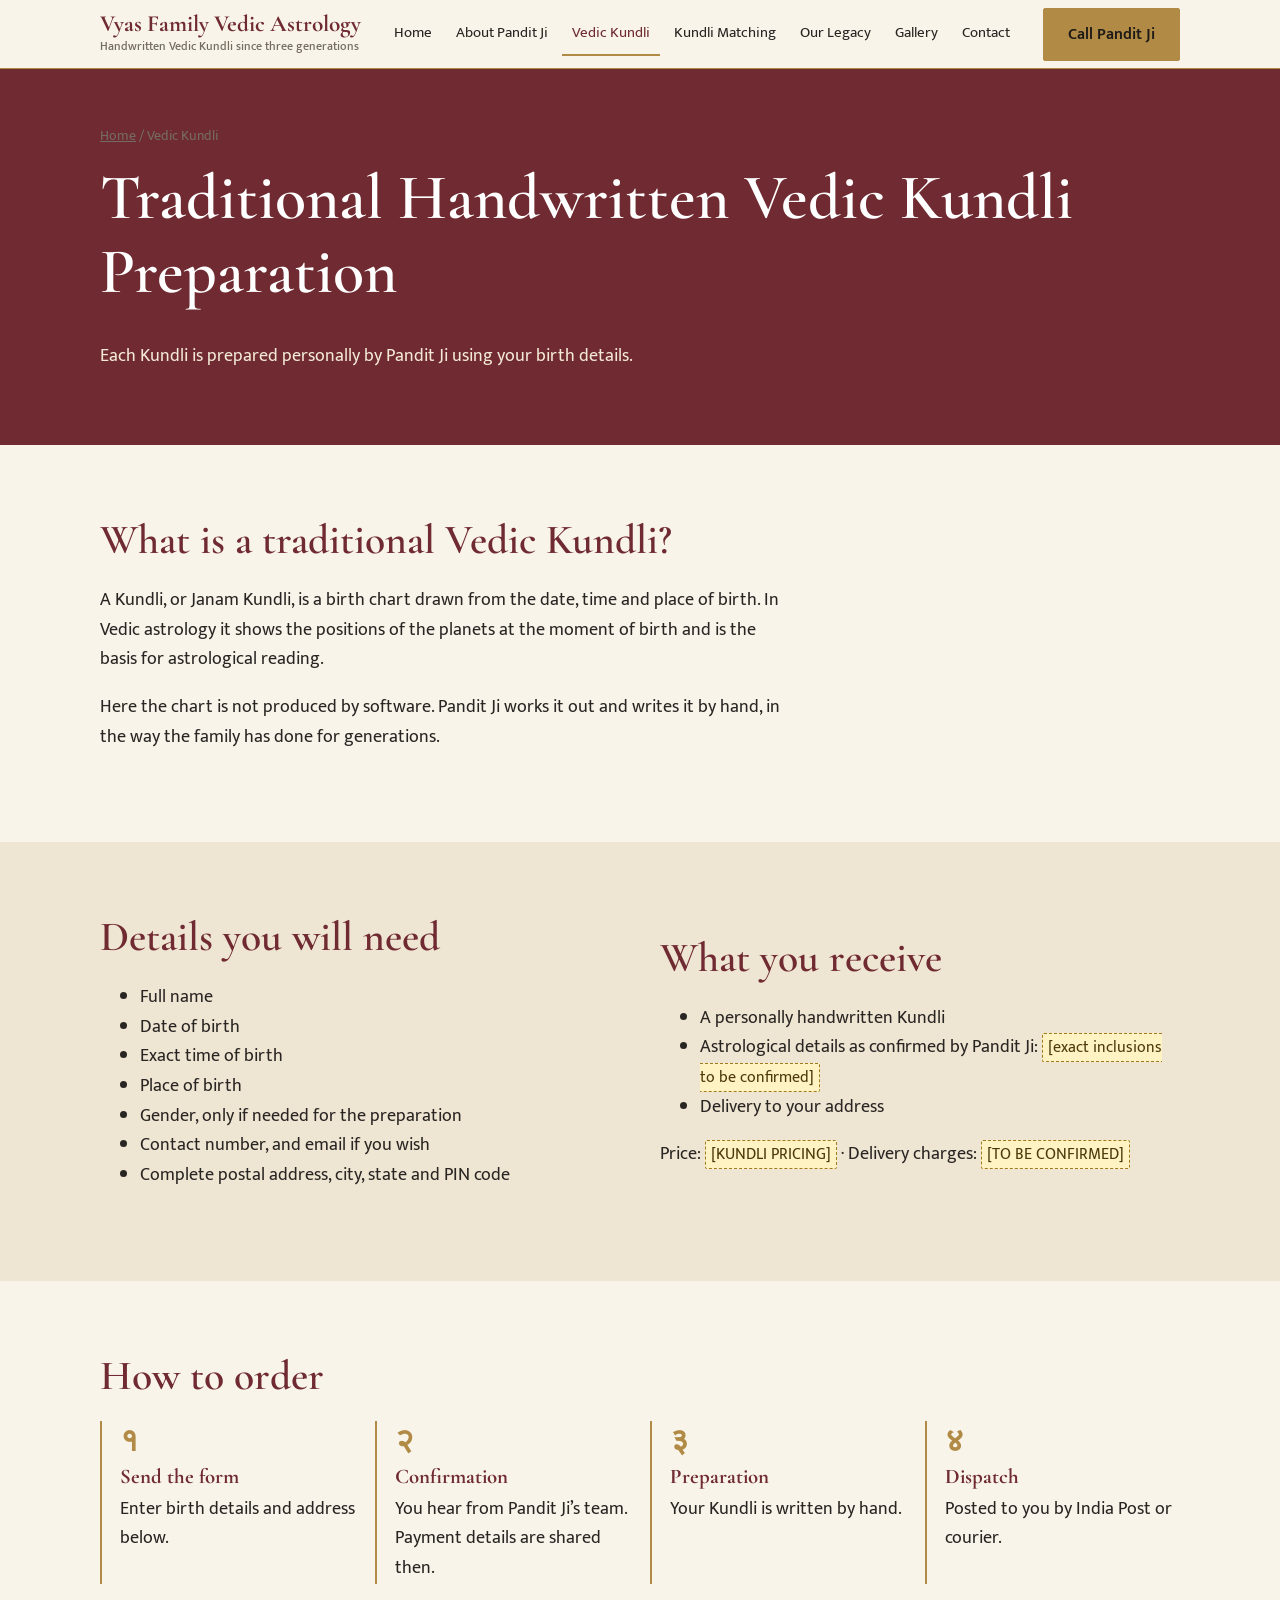
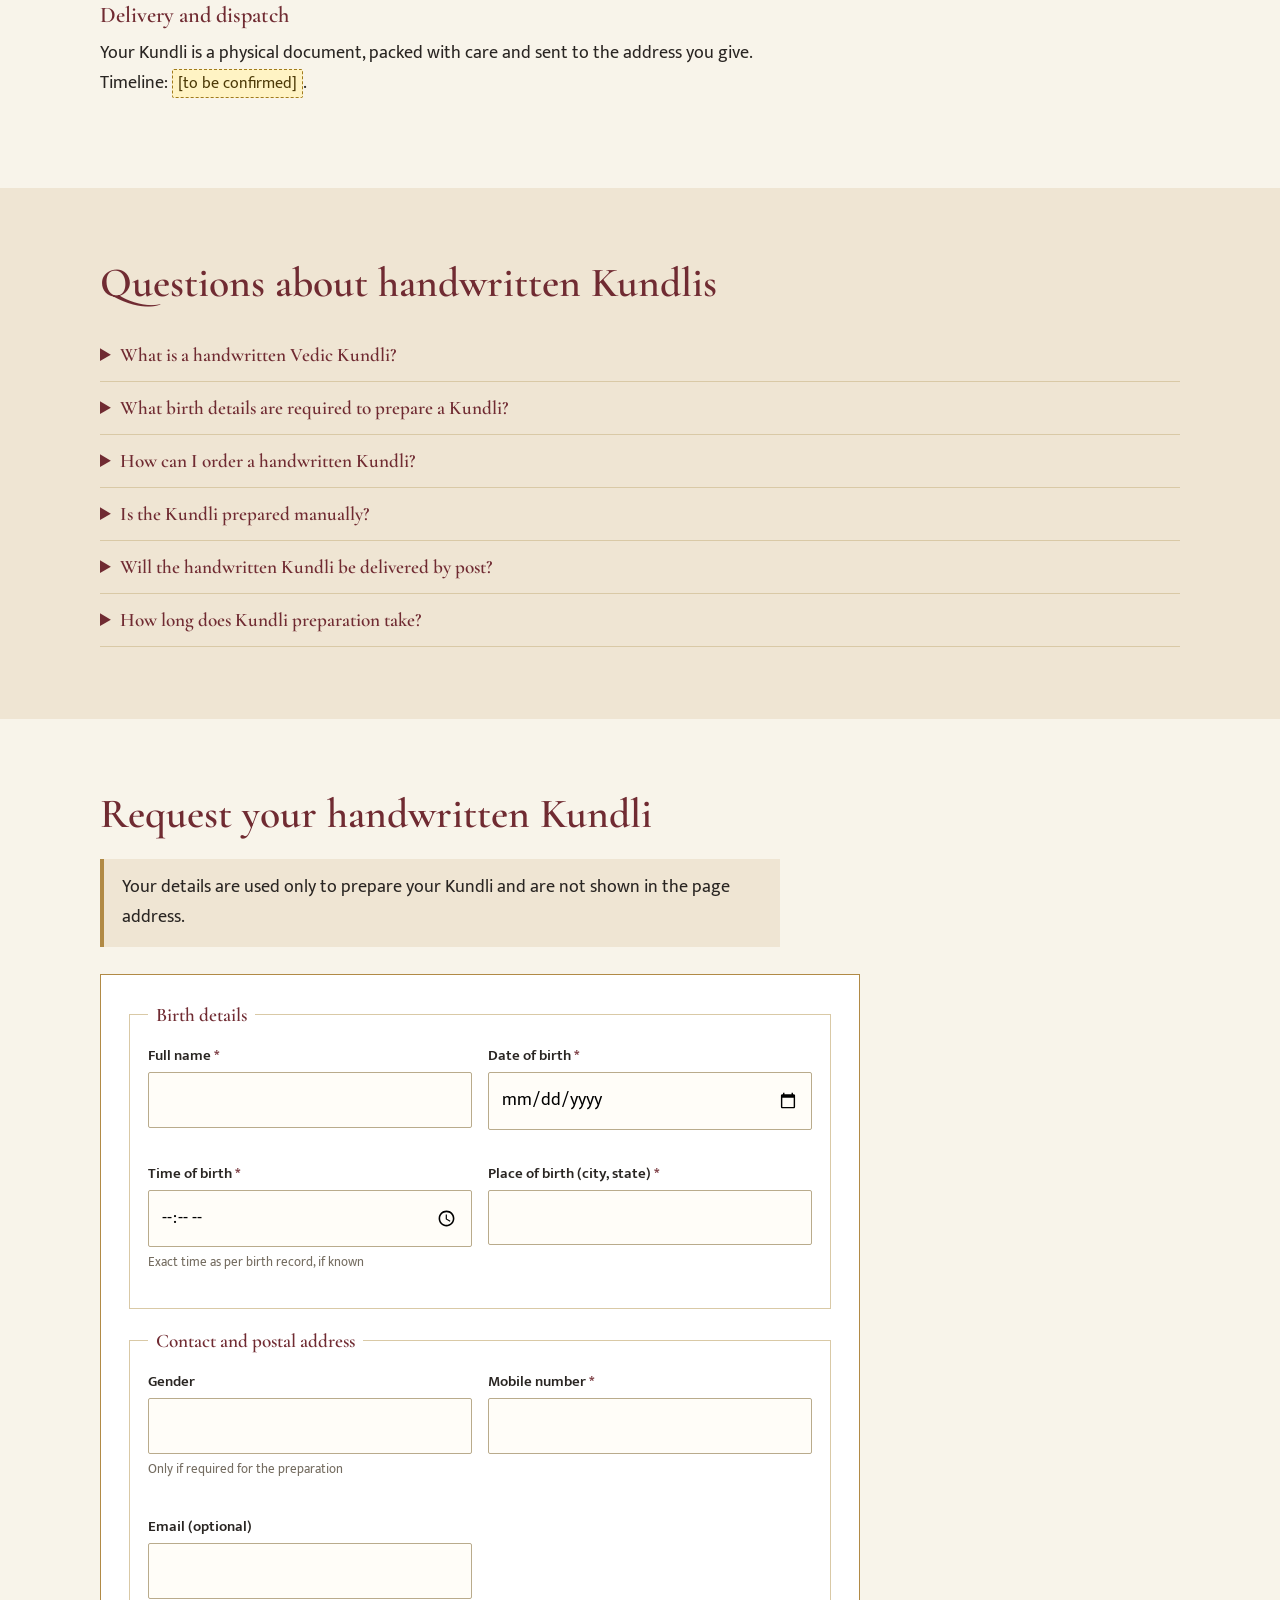
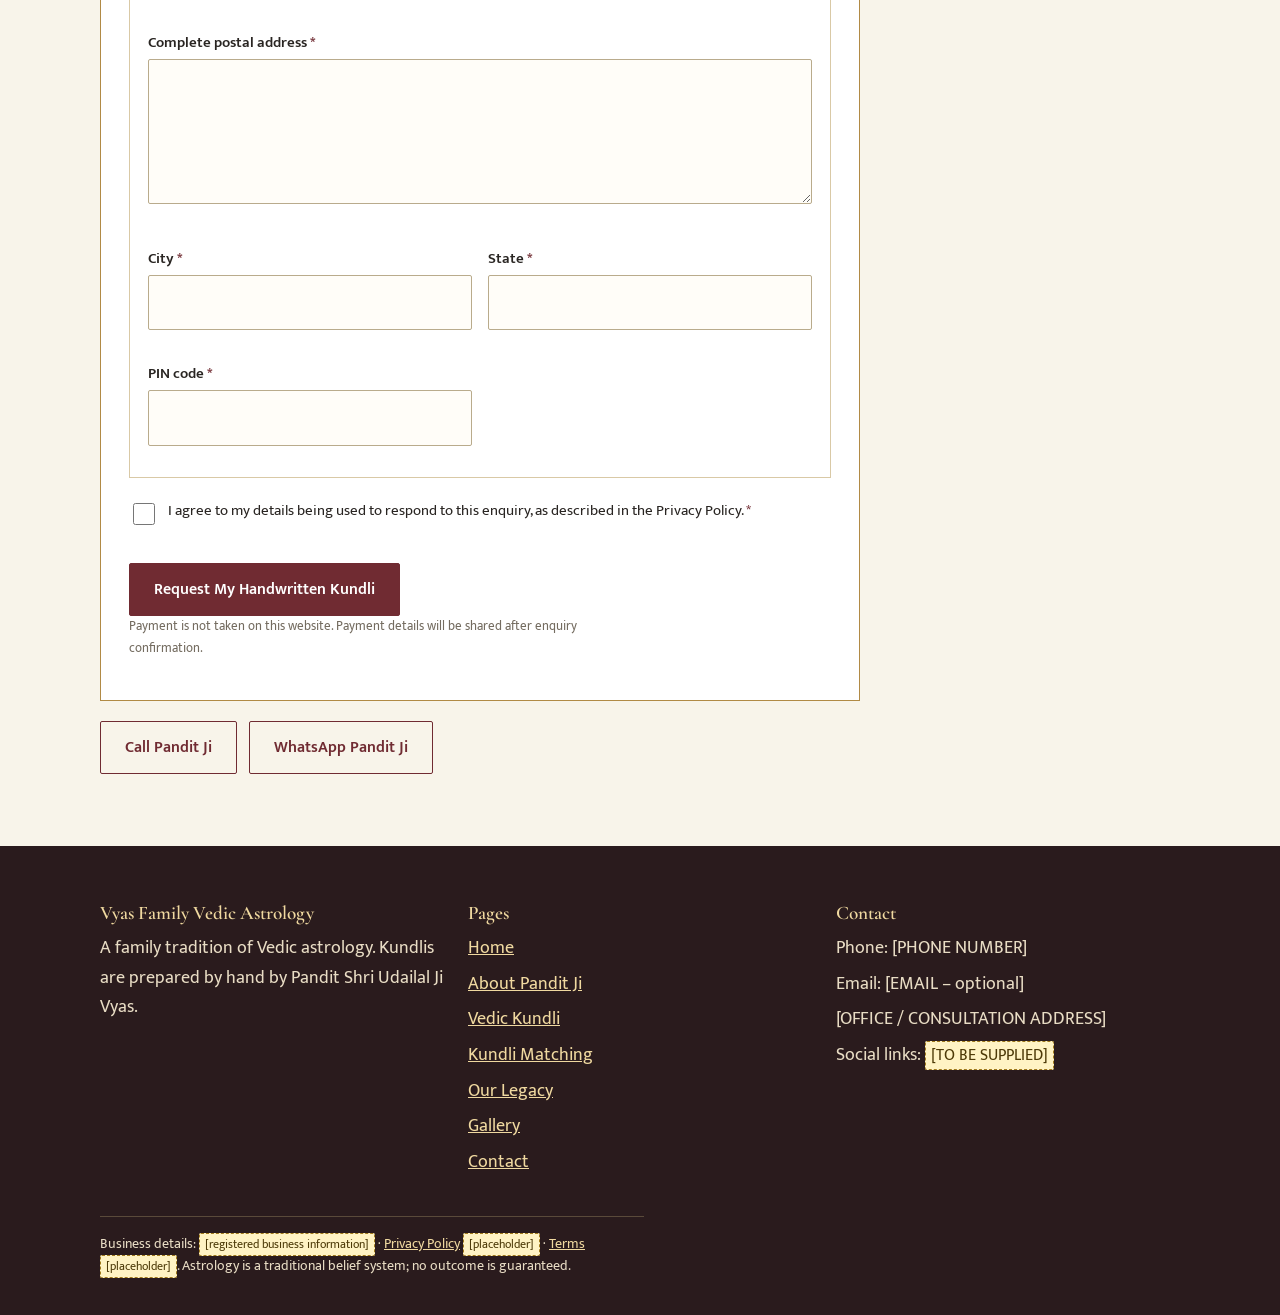
<file: kundli.html>
<!DOCTYPE html><html lang="en"><head><meta charset="utf-8"><meta name="viewport" content="width=device-width,initial-scale=1">
<title>Handwritten Kundli | Traditional Vedic Janam Kundli Preparation</title><meta name="description" content="Order a traditional handwritten Vedic Kundli (Janam Kundli) prepared personally by Pandit Ji from your birth details and delivered to your postal address in India."><link rel="canonical" href="https://www.example.com/kundli">
<meta property="og:type" content="website"><meta property="og:title" content="Handwritten Kundli | Traditional Vedic Janam Kundli Preparation"><meta property="og:description" content="Order a traditional handwritten Vedic Kundli (Janam Kundli) prepared personally by Pandit Ji from your birth details and delivered to your postal address in India."><meta property="og:url" content="https://www.example.com/kundli"><meta property="og:image" content="https://www.example.com/assets/images/og-image.jpg"><meta property="og:locale" content="en_IN">
<meta name="twitter:card" content="summary_large_image"><meta name="twitter:title" content="Handwritten Kundli | Traditional Vedic Janam Kundli Preparation"><meta name="twitter:description" content="Order a traditional handwritten Vedic Kundli (Janam Kundli) prepared personally by Pandit Ji from your birth details and delivered to your postal address in India.">
<meta name="theme-color" content="#702B32"><link rel="preconnect" href="https://fonts.googleapis.com"><link rel="preconnect" href="https://fonts.gstatic.com" crossorigin>
<link rel="stylesheet" href="https://fonts.googleapis.com/css2?family=Cormorant+Garamond:wght@500;600;700&family=Mukta:wght@400;600&display=swap"><link rel="stylesheet" href="css/style.css">
<script type="application/ld+json">{"@context": "https://schema.org", "@graph": [{"@type": "BreadcrumbList", "itemListElement": [{"@type": "ListItem", "position": 1, "name": "Home", "item": "https://www.example.com/"}, {"@type": "ListItem", "position": 2, "name": "Vedic Kundli", "item": "https://www.example.com/kundli"}]}, {"@type": "Service", "name": "Handwritten Vedic Kundli preparation", "description": "A Kundli prepared by hand by Pandit Shri Udailal Ji Vyas and delivered by post.", "provider": {"@type": "Person", "name": "Pandit Shri Udailal Ji Vyas", "jobTitle": "Vedic astrologer", "worksFor": {"@type": "Organization", "name": "Vyas Family Vedic Astrology"}}, "areaServed": "India"}, {"@type": "FAQPage", "mainEntity": [{"@type": "Question", "name": "What is a handwritten Vedic Kundli?", "acceptedAnswer": {"@type": "Answer", "text": "A handwritten Vedic Kundli is a birth chart drawn and written by hand by an astrologer from a person’s date, time and place of birth, following the traditional Vedic method."}}, {"@type": "Question", "name": "What birth details are required to prepare a Kundli?", "acceptedAnswer": {"@type": "Answer", "text": "Full name, date of birth, exact time of birth and place of birth, plus a contact number and a complete postal address for delivery."}}, {"@type": "Question", "name": "How can I order a handwritten Kundli?", "acceptedAnswer": {"@type": "Answer", "text": "Fill in the enquiry form on the Vedic Kundli page. Pandit Ji’s team confirms your details and the next steps with you."}}, {"@type": "Question", "name": "Is the Kundli prepared manually?", "acceptedAnswer": {"@type": "Answer", "text": "Yes. Every Kundli is prepared personally by Pandit Ji. It is not generated by software and is not an instant download."}}, {"@type": "Question", "name": "Will the handwritten Kundli be delivered by post?", "acceptedAnswer": {"@type": "Answer", "text": "Yes. The finished Kundli is packaged and sent to your postal address by India Post or another courier. Charges: [DELIVERY CHARGES – to be confirmed]."}}, {"@type": "Question", "name": "How long does Kundli preparation take?", "acceptedAnswer": {"@type": "Answer", "text": "Preparation and dispatch time: [TIMELINE – to be confirmed by Pandit Ji]."}}]}]}</script></head><body><a class="skip" href="#main">Skip to content</a><header class="site-header"><div class="wrap bar"><a class="brand" href="index.html">Vyas Family Vedic Astrology<small>Handwritten Vedic Kundli since three generations</small></a>
<nav class="nav" id="nav" aria-label="Main"><ul><li><a href="index.html">Home</a></li><li><a href="about.html">About Pandit Ji</a></li><li><a href="kundli.html" aria-current="page">Vedic Kundli</a></li><li><a href="kundli-matching.html">Kundli Matching</a></li><li><a href="legacy.html">Our Legacy</a></li><li><a href="gallery.html">Gallery</a></li><li><a href="contact.html">Contact</a></li></ul></nav><a class="btn gold" href="tel:" data-call>Call Pandit Ji</a><button class="nav-toggle" aria-expanded="false" aria-controls="nav">Menu</button></div></header><main id="main"><section class="hero page-hero"><div class="wrap"><nav class="crumbs" aria-label="Breadcrumb"><a href="index.html">Home</a> / Vedic Kundli</nav><h1>Traditional Handwritten Vedic Kundli Preparation</h1><p>Each Kundli is prepared personally by Pandit Ji using your birth details.</p></div></section>
<section><div class="wrap"><h2>What is a traditional Vedic Kundli?</h2><p>A Kundli, or Janam Kundli, is a birth chart drawn from the date, time and place of birth. In Vedic astrology it shows the positions of the planets at the moment of birth and is the basis for astrological reading.</p><p>Here the chart is not produced by software. Pandit Ji works it out and writes it by hand, in the way the family has done for generations.</p></div></section>
<section class="alt"><div class="wrap split"><div><h2>Details you will need</h2><ul><li>Full name</li><li>Date of birth</li><li>Exact time of birth</li><li>Place of birth</li><li>Gender, only if needed for the preparation</li><li>Contact number, and email if you wish</li><li>Complete postal address, city, state and PIN code</li></ul></div><div><h2>What you receive</h2><ul><li>A personally handwritten Kundli</li><li>Astrological details as confirmed by Pandit Ji: <span class="ph">[exact inclusions to be confirmed]</span></li><li>Delivery to your address</li></ul><p>Price: <span class="ph">[KUNDLI PRICING]</span> · Delivery charges: <span class="ph">[TO BE CONFIRMED]</span></p></div></div></section>
<section><div class="wrap"><h2>How to order</h2><ol class="steps"><li><b>Send the form</b>Enter birth details and address below.</li><li><b>Confirmation</b>You hear from Pandit Ji’s team. Payment details are shared then.</li><li><b>Preparation</b>Your Kundli is written by hand.</li><li><b>Dispatch</b>Posted to you by India Post or courier.</li></ol><h3>Delivery and dispatch</h3><p>Your Kundli is a physical document, packed with care and sent to the address you give. Timeline: <span class="ph">[to be confirmed]</span>.</p></div></section>
<section class="alt"><div class="wrap"><h2>Questions about handwritten Kundlis</h2><details><summary>What is a handwritten Vedic Kundli?</summary><p>A handwritten Vedic Kundli is a birth chart drawn and written by hand by an astrologer from a person’s date, time and place of birth, following the traditional Vedic method.</p></details><details><summary>What birth details are required to prepare a Kundli?</summary><p>Full name, date of birth, exact time of birth and place of birth, plus a contact number and a complete postal address for delivery.</p></details><details><summary>How can I order a handwritten Kundli?</summary><p>Fill in the enquiry form on the Vedic Kundli page. Pandit Ji’s team confirms your details and the next steps with you.</p></details><details><summary>Is the Kundli prepared manually?</summary><p>Yes. Every Kundli is prepared personally by Pandit Ji. It is not generated by software and is not an instant download.</p></details><details><summary>Will the handwritten Kundli be delivered by post?</summary><p>Yes. The finished Kundli is packaged and sent to your postal address by India Post or another courier. Charges: <span class="ph">[DELIVERY CHARGES – to be confirmed]</span>.</p></details><details><summary>How long does Kundli preparation take?</summary><p>Preparation and dispatch time: <span class="ph">[TIMELINE – to be confirmed by Pandit Ji]</span>.</p></details></div></section>
<section id="enquiry"><div class="wrap"><h2>Request your handwritten Kundli</h2><p class="notice">Your details are used only to prepare your Kundli and are not shown in the page address.</p><form class="form" data-form="kundli" novalidate autocomplete="on"><div class="hp" aria-hidden="true"><label>Leave empty<input name="website" tabindex="-1" autocomplete="off"></label></div><fieldset><legend>Birth details</legend><div class="fields"><div><label for="name">Full name <span class="req" aria-hidden="true">*</span></label><input id="name" name="name" autocomplete="name" type="text" required data-v="" ><span class="err" id="name-err" role="alert"></span></div><div><label for="dob">Date of birth <span class="req" aria-hidden="true">*</span></label><input id="dob" name="dob" type="date" required data-v="dob" ><span class="err" id="dob-err" role="alert"></span></div><div><label for="tob">Time of birth <span class="req" aria-hidden="true">*</span></label><input id="tob" name="tob" type="time" required data-v="" ><span class="hint" id="tob-h">Exact time as per birth record, if known</span><span class="err" id="tob-err" role="alert"></span></div><div><label for="pob">Place of birth (city, state) <span class="req" aria-hidden="true">*</span></label><input id="pob" name="pob" type="text" required data-v="" ><span class="err" id="pob-err" role="alert"></span></div></div></fieldset><fieldset><legend>Contact and postal address</legend><div class="fields"><div><label for="gender">Gender</label><input id="gender" name="gender" type="text" data-v="" ><span class="hint" id="gender-h">Only if required for the preparation</span><span class="err" id="gender-err" role="alert"></span></div><div><label for="phone">Mobile number <span class="req" aria-hidden="true">*</span></label><input id="phone" name="phone" type="tel" required data-v="phone" inputmode=numeric autocomplete=tel><span class="err" id="phone-err" role="alert"></span></div><div><label for="email">Email (optional)</label><input id="email" name="email" type="email" data-v="email" ><span class="err" id="email-err" role="alert"></span></div><div class=full><label for="address">Complete postal address <span class="req" aria-hidden="true">*</span></label><textarea id="address" name="address" rows="4" required ></textarea><span class="err" id="address-err" role="alert"></span></div><div><label for="city">City <span class="req" aria-hidden="true">*</span></label><input id="city" name="city" type="text" required data-v="" ><span class="err" id="city-err" role="alert"></span></div><div><label for="state">State <span class="req" aria-hidden="true">*</span></label><input id="state" name="state" type="text" required data-v="" ><span class="err" id="state-err" role="alert"></span></div><div><label for="pin">PIN code <span class="req" aria-hidden="true">*</span></label><input id="pin" name="pin" type="text" required data-v="pin" inputmode=numeric maxlength=6 autocomplete=postal-code><span class="err" id="pin-err" role="alert"></span></div></div></fieldset><div class="check full"><input type="checkbox" id="consent" name="consent" required data-v="checked"><label for="consent">I agree to my details being used to respond to this enquiry, as described in the Privacy Policy. <span class="req">*</span></label></div><span class="err" id="consent-err" role="alert"></span><div class="btn-row"><button class="btn" type="submit">Request My Handwritten Kundli</button></div><div class="status" role="status" aria-live="polite" hidden></div><p class="hint">Payment is not taken on this website. Payment details will be shared after enquiry confirmation.</p></form><div class="btn-row"><a class="btn ghost" href="tel:" data-call>Call Pandit Ji</a><a class="btn ghost" href="https://wa.me/" data-wa>WhatsApp Pandit Ji</a></div></div></section></main><footer class="site-footer"><div class="wrap"><div class="grid"><div><h3>Vyas Family Vedic Astrology</h3><p>A family tradition of Vedic astrology. Kundlis are prepared by hand by Pandit Shri Udailal Ji Vyas.</p></div>
<div><h3>Pages</h3><ul><li><a href="index.html">Home</a></li><li><a href="about.html">About Pandit Ji</a></li><li><a href="kundli.html">Vedic Kundli</a></li><li><a href="kundli-matching.html">Kundli Matching</a></li><li><a href="legacy.html">Our Legacy</a></li><li><a href="gallery.html">Gallery</a></li><li><a href="contact.html">Contact</a></li></ul></div>
<div><h3>Contact</h3><ul><li>Phone: <span data-cfg="phoneDisplay"><span class="ph">[PHONE NUMBER]</span></span></li><li>Email: <span data-cfg="email"><span class="ph">[EMAIL]</span></span></li><li><span data-cfg="address"><span class="ph">[ADDRESS]</span></span></li><li>Social links: <span class="ph">[TO BE SUPPLIED]</span></li></ul></div></div>
<p class="legal">Business details: <span class="ph">[registered business information]</span> · <a href="privacy.html">Privacy Policy</a> <span class="ph">[placeholder]</span> · <a href="terms.html">Terms</a> <span class="ph">[placeholder]</span>. Astrology is a traditional belief system; no outcome is guaranteed.</p></div></footer>
<div class="float"><a class="call" href="tel:" data-call>Call</a><a class="wa" href="https://wa.me/" data-wa>WhatsApp</a></div><script type="module" src="js/main.js"></script></body></html>
</file>
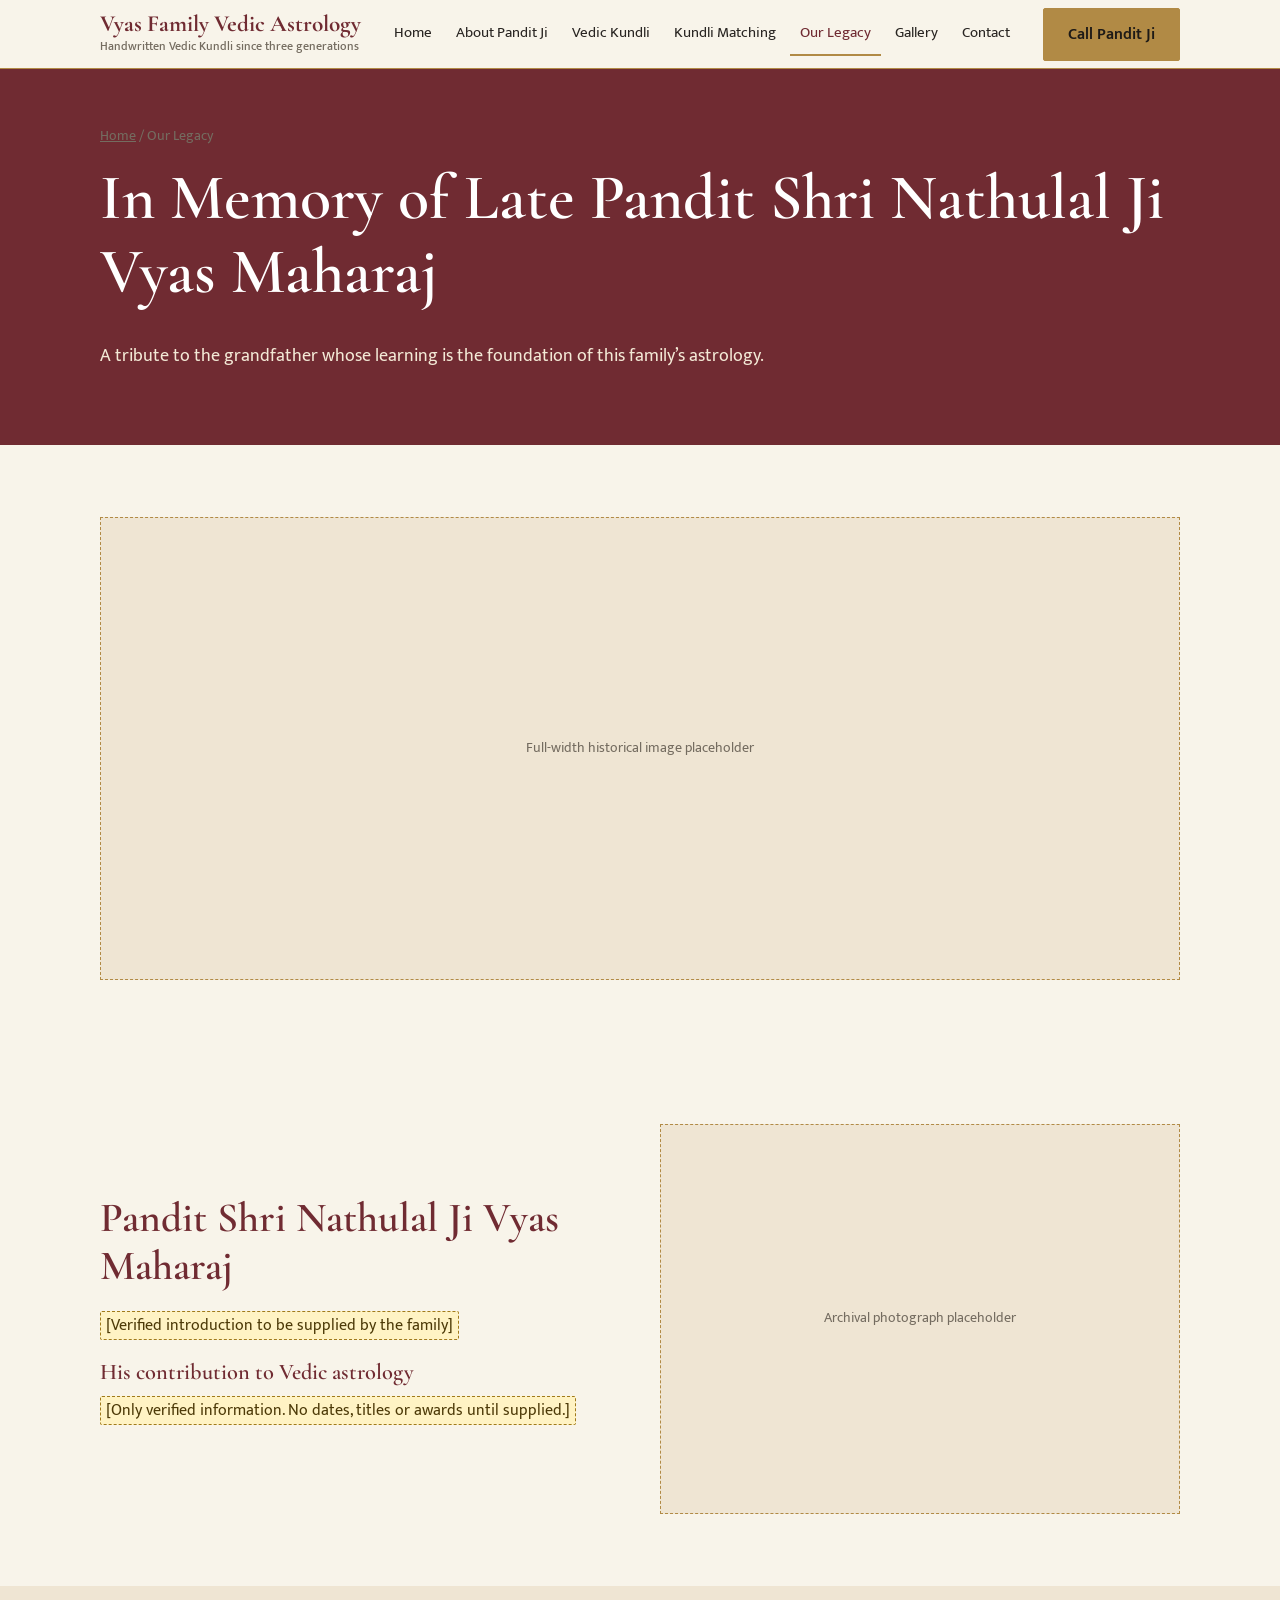
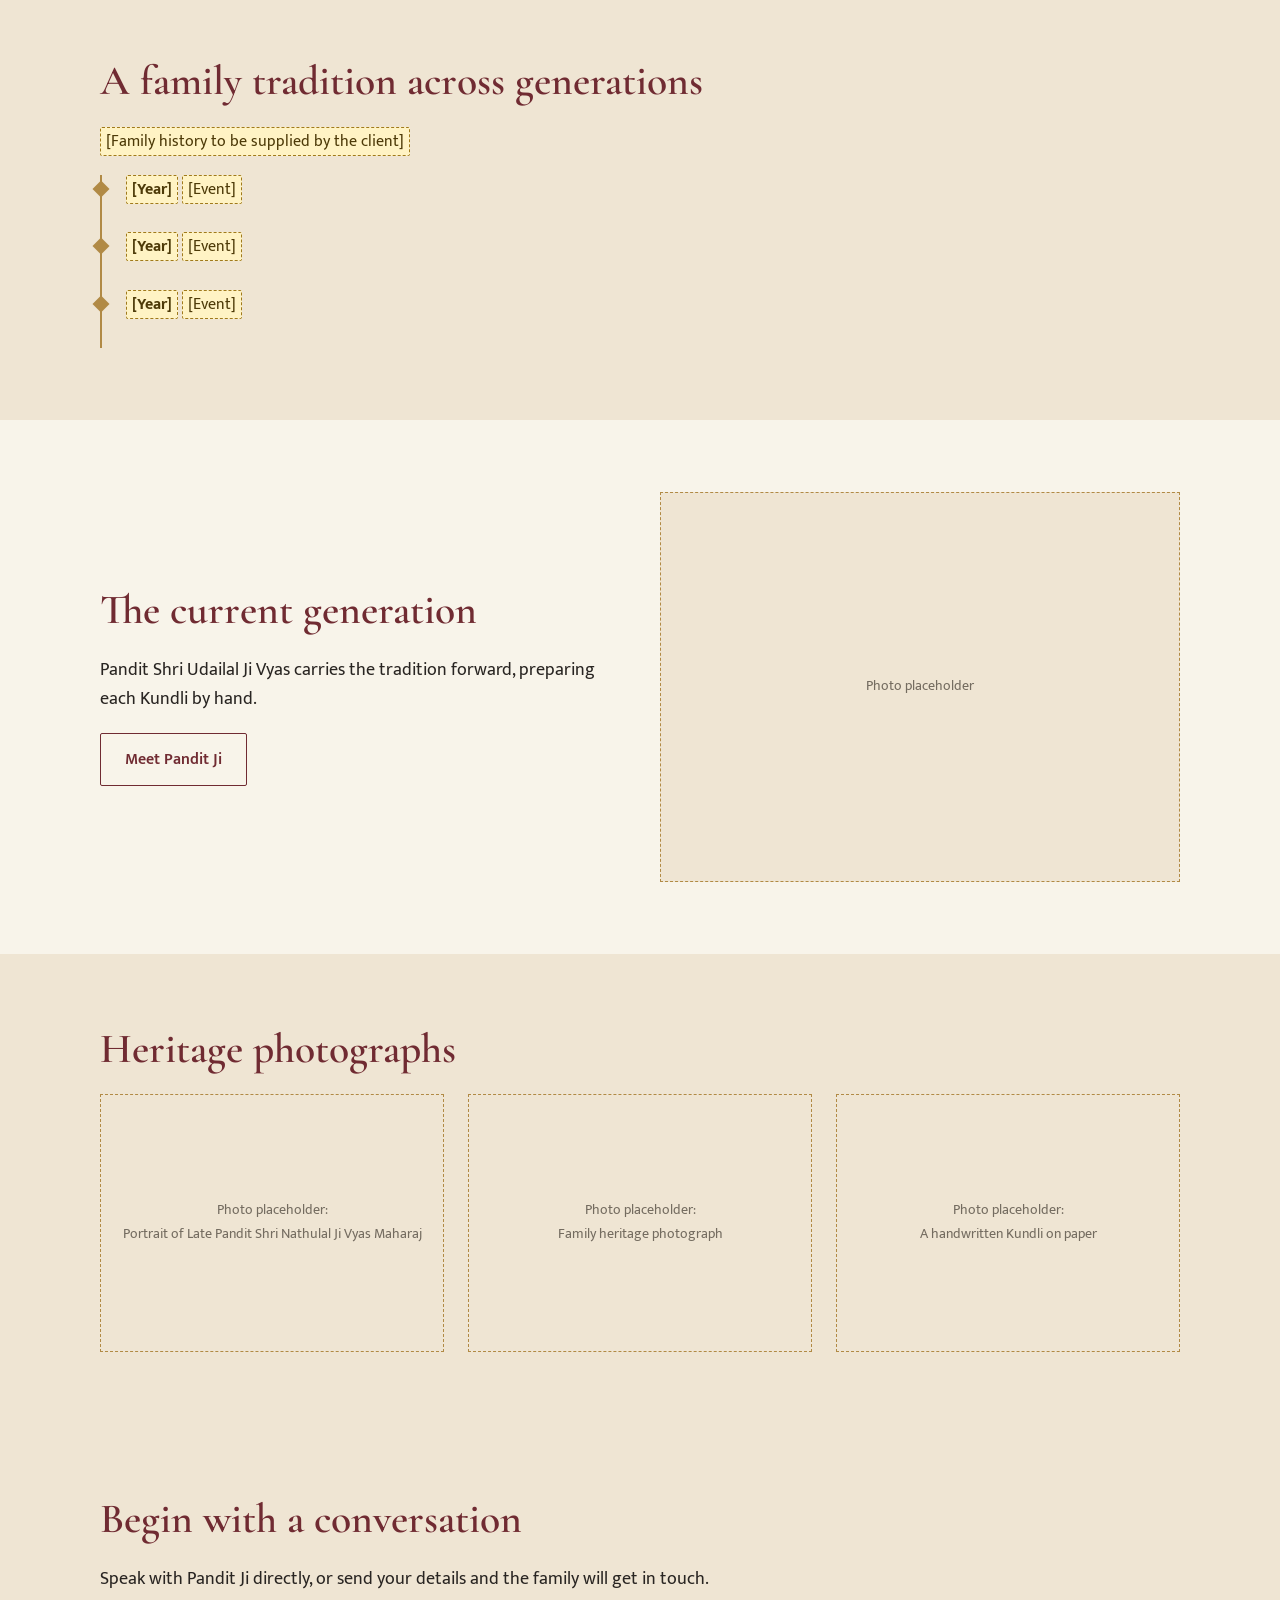
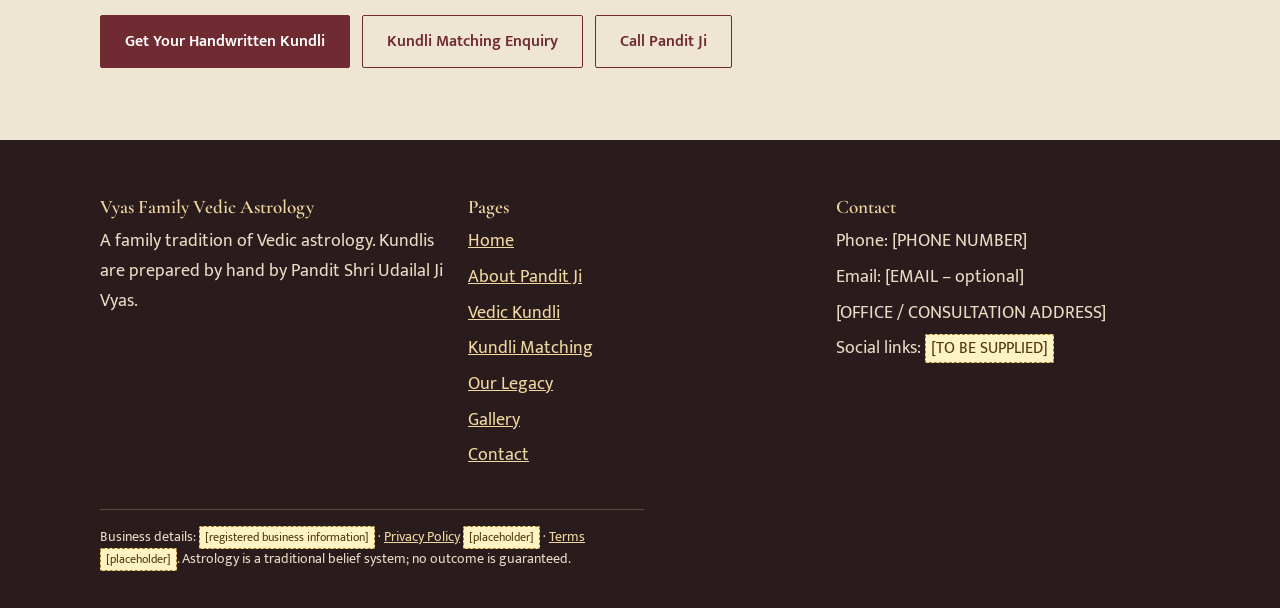
<file: legacy.html>
<!DOCTYPE html><html lang="en"><head><meta charset="utf-8"><meta name="viewport" content="width=device-width,initial-scale=1">
<title>Our Legacy | Late Pandit Shri Nathulal Ji Vyas Maharaj and Family Astrology Tradition</title><meta name="description" content="The family legacy of Vedic astrology begun by Late Pandit Shri Nathulal Ji Vyas Maharaj and continued by Pandit Shri Udailal Ji Vyas."><link rel="canonical" href="https://www.example.com/legacy">
<meta property="og:type" content="website"><meta property="og:title" content="Our Legacy | Late Pandit Shri Nathulal Ji Vyas Maharaj and Family Astrology Tradition"><meta property="og:description" content="The family legacy of Vedic astrology begun by Late Pandit Shri Nathulal Ji Vyas Maharaj and continued by Pandit Shri Udailal Ji Vyas."><meta property="og:url" content="https://www.example.com/legacy"><meta property="og:image" content="https://www.example.com/assets/images/og-image.jpg"><meta property="og:locale" content="en_IN">
<meta name="twitter:card" content="summary_large_image"><meta name="twitter:title" content="Our Legacy | Late Pandit Shri Nathulal Ji Vyas Maharaj and Family Astrology Tradition"><meta name="twitter:description" content="The family legacy of Vedic astrology begun by Late Pandit Shri Nathulal Ji Vyas Maharaj and continued by Pandit Shri Udailal Ji Vyas.">
<meta name="theme-color" content="#702B32"><link rel="preconnect" href="https://fonts.googleapis.com"><link rel="preconnect" href="https://fonts.gstatic.com" crossorigin>
<link rel="stylesheet" href="https://fonts.googleapis.com/css2?family=Cormorant+Garamond:wght@500;600;700&family=Mukta:wght@400;600&display=swap"><link rel="stylesheet" href="css/style.css">
<script type="application/ld+json">{"@context": "https://schema.org", "@graph": [{"@type": "BreadcrumbList", "itemListElement": [{"@type": "ListItem", "position": 1, "name": "Home", "item": "https://www.example.com/"}, {"@type": "ListItem", "position": 2, "name": "Our Legacy", "item": "https://www.example.com/legacy"}]}, {"@type": "Organization", "name": "Vyas Family Vedic Astrology", "url": "https://www.example.com/", "description": "A family of Vedic astrologers offering handwritten Kundlis."}, {"@type": "Person", "name": "Pandit Shri Nathulal Ji Vyas Maharaj", "description": "Late astrologer; grandfather of Pandit Shri Udailal Ji Vyas."}]}</script></head><body><a class="skip" href="#main">Skip to content</a><header class="site-header"><div class="wrap bar"><a class="brand" href="index.html">Vyas Family Vedic Astrology<small>Handwritten Vedic Kundli since three generations</small></a>
<nav class="nav" id="nav" aria-label="Main"><ul><li><a href="index.html">Home</a></li><li><a href="about.html">About Pandit Ji</a></li><li><a href="kundli.html">Vedic Kundli</a></li><li><a href="kundli-matching.html">Kundli Matching</a></li><li><a href="legacy.html" aria-current="page">Our Legacy</a></li><li><a href="gallery.html">Gallery</a></li><li><a href="contact.html">Contact</a></li></ul></nav><a class="btn gold" href="tel:" data-call>Call Pandit Ji</a><button class="nav-toggle" aria-expanded="false" aria-controls="nav">Menu</button></div></header><main id="main"><section class="hero page-hero"><div class="wrap"><nav class="crumbs" aria-label="Breadcrumb"><a href="index.html">Home</a> / Our Legacy</nav><h1>In Memory of Late Pandit Shri Nathulal Ji Vyas Maharaj</h1><p>A tribute to the grandfather whose learning is the foundation of this family’s astrology.</p></div></section>
<section><div class="wrap"><div class="ph-img" role="img" aria-label="Historical photograph of Late Pandit Shri Nathulal Ji Vyas Maharaj" style="aspect-ratio:21/9">Full-width historical image placeholder</div></div></section>
<section><div class="wrap split"><div><h2>Pandit Shri Nathulal Ji Vyas Maharaj</h2><p><span class="ph">[Verified introduction to be supplied by the family]</span></p><h3>His contribution to Vedic astrology</h3><p><span class="ph">[Only verified information. No dates, titles or awards until supplied.]</span></p></div><div class="ph-img" role="img" aria-label="Archival photograph">Archival photograph placeholder</div></div></section>
<section class="alt"><div class="wrap"><h2>A family tradition across generations</h2><p><span class="ph">[Family history to be supplied by the client]</span></p><ol class="timeline"><li><b><span class="ph">[Year]</span></b> <span class="ph">[Event]</span></li><li><b><span class="ph">[Year]</span></b> <span class="ph">[Event]</span></li><li><b><span class="ph">[Year]</span></b> <span class="ph">[Event]</span></li></ol></div></section>
<section><div class="wrap split"><div><h2>The current generation</h2><p>Pandit Shri Udailal Ji Vyas carries the tradition forward, preparing each Kundli by hand.</p><a class="btn ghost" href="about.html">Meet Pandit Ji</a></div><div class="ph-img" role="img" aria-label="Portrait of Pandit Shri Udailal Ji Vyas">Photo placeholder</div></div></section>
<section class="alt"><div class="wrap"><h2>Heritage photographs</h2><div class="grid"><div class="ph-img" role="img" aria-label="Portrait of Late Pandit Shri Nathulal Ji Vyas Maharaj">Photo placeholder:<br>Portrait of Late Pandit Shri Nathulal Ji Vyas Maharaj</div><div class="ph-img" role="img" aria-label="Family heritage photograph">Photo placeholder:<br>Family heritage photograph</div><div class="ph-img" role="img" aria-label="A handwritten Kundli on paper">Photo placeholder:<br>A handwritten Kundli on paper</div></div></div></section><section class="alt"><div class="wrap"><h2>Begin with a conversation</h2><p>Speak with Pandit Ji directly, or send your details and the family will get in touch.</p><div class="btn-row"><a class="btn" href="kundli.html#enquiry">Get Your Handwritten Kundli</a><a class="btn ghost" href="kundli-matching.html">Kundli Matching Enquiry</a><a class="btn ghost" href="tel:" data-call>Call Pandit Ji</a></div></div></section></main><footer class="site-footer"><div class="wrap"><div class="grid"><div><h3>Vyas Family Vedic Astrology</h3><p>A family tradition of Vedic astrology. Kundlis are prepared by hand by Pandit Shri Udailal Ji Vyas.</p></div>
<div><h3>Pages</h3><ul><li><a href="index.html">Home</a></li><li><a href="about.html">About Pandit Ji</a></li><li><a href="kundli.html">Vedic Kundli</a></li><li><a href="kundli-matching.html">Kundli Matching</a></li><li><a href="legacy.html">Our Legacy</a></li><li><a href="gallery.html">Gallery</a></li><li><a href="contact.html">Contact</a></li></ul></div>
<div><h3>Contact</h3><ul><li>Phone: <span data-cfg="phoneDisplay"><span class="ph">[PHONE NUMBER]</span></span></li><li>Email: <span data-cfg="email"><span class="ph">[EMAIL]</span></span></li><li><span data-cfg="address"><span class="ph">[ADDRESS]</span></span></li><li>Social links: <span class="ph">[TO BE SUPPLIED]</span></li></ul></div></div>
<p class="legal">Business details: <span class="ph">[registered business information]</span> · <a href="privacy.html">Privacy Policy</a> <span class="ph">[placeholder]</span> · <a href="terms.html">Terms</a> <span class="ph">[placeholder]</span>. Astrology is a traditional belief system; no outcome is guaranteed.</p></div></footer>
<div class="float"><a class="call" href="tel:" data-call>Call</a><a class="wa" href="https://wa.me/" data-wa>WhatsApp</a></div><script type="module" src="js/main.js"></script></body></html>
</file>
<file: css/style.css>
/* Design tokens + base */
:root{--ivory:#F8F4EA;--cream:#EFE5D3;--gold:#B18A45;--maroon:#702B32;--ink:#292522;--muted:#746C60;--line:#d9c9a6;
--serif:"Cormorant Garamond",Georgia,serif;--sans:"Mukta","Noto Sans Devanagari",system-ui,sans-serif;--max:1120px}
*{box-sizing:border-box}html{scroll-behavior:smooth}
body{margin:0;background:var(--ivory);color:var(--ink);font:18px/1.65 var(--sans)}
img,svg{max-width:100%;display:block}a{color:var(--maroon)}
h1,h2,h3{font-family:var(--serif);font-weight:600;line-height:1.15;color:var(--maroon);margin:0 0 .5em}
h1{font-size:clamp(2.3rem,6vw,4rem)}h2{font-size:clamp(1.8rem,4vw,2.6rem)}h3{font-size:1.4rem}
p{margin:0 0 1em;max-width:68ch}.wrap{max-width:var(--max);margin:auto;padding:0 20px}
:focus-visible{outline:3px solid var(--gold);outline-offset:2px}
.skip{position:absolute;left:-999px}.skip:focus{left:10px;top:10px;background:#fff;padding:8px;z-index:99}
.site-header{position:sticky;top:0;z-index:50;background:rgba(248,244,234,.97);border-bottom:1px solid var(--gold)}
.bar{display:flex;align-items:center;justify-content:space-between;gap:16px;min-height:68px}
.brand{font-family:var(--serif);font-size:1.45rem;font-weight:700;color:var(--maroon);text-decoration:none;line-height:1.1}
.brand small{display:block;font:500 .72rem var(--sans);color:var(--muted)}
.nav ul{display:flex;gap:4px;list-style:none;margin:0;padding:0}
.nav a{display:block;padding:8px 10px;text-decoration:none;color:var(--ink);font-size:.95rem;border-bottom:2px solid transparent}
.nav a:hover,.nav a[aria-current=page]{border-color:var(--gold);color:var(--maroon)}
.nav-toggle{display:none;background:none;border:1px solid var(--gold);padding:8px 12px;font:inherit;color:var(--maroon)}
.btn{display:inline-block;padding:12px 24px;border:1px solid var(--maroon);background:var(--maroon);color:#fff;text-decoration:none;font:600 1rem var(--sans);cursor:pointer;border-radius:2px}
.btn:hover{background:#561f25}.btn.ghost{background:transparent;color:var(--maroon)}.btn.ghost:hover{background:var(--cream)}
.btn.gold{background:var(--gold);border-color:var(--gold);color:#1d1a17}.btn-row{display:flex;gap:12px;flex-wrap:wrap;margin-top:20px}
section{padding:72px 0}.alt{background:var(--cream)}
.manuscript{background:var(--cream) repeating-linear-gradient(0deg,transparent 0 31px,rgba(177,138,69,.18) 31px 32px)}
.rule{display:flex;align-items:center;gap:14px;color:var(--gold);margin:0 0 28px}
.rule::before,.rule::after{content:"";flex:1;height:1px;background:var(--gold)}.rule svg{width:22px;height:22px}
.grid{display:grid;gap:24px;grid-template-columns:repeat(auto-fit,minmax(240px,1fr))}
.card{background:var(--ivory);border:1px solid var(--line);border-top:3px solid var(--gold);padding:24px}.card p:last-child{margin:0}
.split{display:grid;gap:40px;grid-template-columns:1fr 1fr;align-items:center}
.hero{background:var(--maroon);color:#f3e9d6;padding:80px 0}
.hero h1,.hero h2{color:#fff}.hero p{font-size:1.15rem}.hero .btn.ghost{color:#f3e9d6;border-color:var(--gold)}
.hero .btn.ghost:hover{background:rgba(255,255,255,.08)}.hero-art{border:1px solid var(--gold);padding:10px;max-width:420px;margin:auto}
.hero-art div{border:1px solid var(--gold);padding:14px}.hero-art figcaption{font-size:.8rem;color:#e4d3ae;text-align:center;padding-top:8px}
.page-hero{padding:56px 0}.crumbs{font-size:.85rem;color:var(--muted);margin-bottom:14px}.crumbs a{color:var(--muted)}
.steps{counter-reset:s;list-style:none;padding:0;display:grid;gap:20px;grid-template-columns:repeat(auto-fit,minmax(220px,1fr))}
.steps li{counter-increment:s;border-left:2px solid var(--gold);padding:0 0 0 18px}
.steps li::before{content:counter(s,devanagari);font:600 2rem var(--serif);color:var(--gold);display:block}
.steps b{display:block;font-family:var(--serif);font-size:1.3rem;color:var(--maroon)}
.ph{background:#fff3c4;border:1px dashed #a07a1c;padding:0 5px;font-size:.9em;color:#4d3a08;border-radius:2px}
.ph-img{display:grid;place-items:center;text-align:center;min-height:240px;padding:16px;background:var(--cream);border:1px dashed var(--gold);color:var(--muted);font-size:.9rem;aspect-ratio:4/3;width:100%}
.notice{border-left:4px solid var(--gold);background:var(--cream);padding:14px 18px;margin:0 0 1.5em}
.timeline{list-style:none;padding:0;margin:0;border-left:2px solid var(--gold)}
.timeline li{padding:0 0 28px 24px;position:relative}.timeline li::before{content:"";position:absolute;left:-7px;top:8px;width:12px;height:12px;background:var(--gold);transform:rotate(45deg)}
details{border-bottom:1px solid var(--line);padding:14px 0}summary{cursor:pointer;font:600 1.2rem var(--serif);color:var(--maroon)}details p{margin:.6em 0 0}
.form{background:#fff;border:1px solid var(--gold);padding:28px;max-width:760px}
.form fieldset{border:1px solid var(--line);margin:0 0 20px;padding:16px 18px}legend{font:600 1.2rem var(--serif);color:var(--maroon);padding:0 8px}
.fields{display:grid;gap:16px;grid-template-columns:repeat(auto-fit,minmax(220px,1fr))}.full{grid-column:1/-1}
label{display:block;font-weight:600;font-size:.95rem;margin-bottom:4px}.req{color:var(--maroon)}
input,select,textarea{width:100%;padding:12px;font:inherit;border:1px solid #b9ab8c;background:#fffdf8;border-radius:2px;min-height:48px}
input[aria-invalid=true],select[aria-invalid=true],textarea[aria-invalid=true]{border-color:#b3261e;background:#fff6f5}
.err{color:#b3261e;font-size:.85rem;min-height:1.1em;display:block}.hint{font-size:.82rem;color:var(--muted)}
.check{display:flex;gap:10px;align-items:flex-start}.check input{width:22px;min-height:22px;margin-top:5px}.check label{font-weight:400}
.hp{position:absolute;left:-9999px}.status{margin-top:16px;padding:14px;border-left:4px solid var(--gold);background:var(--cream)}
.status.ok{border-color:#2e6b3a}.status.bad{border-color:#b3261e;background:#fff6f5}.btn[disabled]{opacity:.6;cursor:wait}
.filters{display:flex;gap:8px;flex-wrap:wrap;margin-bottom:24px}.filters button{padding:8px 14px;border:1px solid var(--gold);background:none;font:inherit;cursor:pointer;color:var(--maroon)}
.filters button[aria-pressed=true]{background:var(--maroon);color:#fff;border-color:var(--maroon)}
.masonry{columns:3 240px;column-gap:18px}.masonry figure{margin:0 0 18px;break-inside:avoid;border:1px solid var(--gold);padding:8px;background:#fff}
.masonry button{display:block;width:100%;padding:0;border:0;background:none;cursor:zoom-in}.masonry figcaption{font-size:.85rem;color:var(--muted);padding:8px 2px 0}
dialog.lb{border:1px solid var(--gold);background:var(--ivory);max-width:min(900px,94vw);width:100%;padding:16px}dialog::backdrop{background:rgba(20,14,10,.8)}
.lb-nav{display:flex;justify-content:space-between;gap:8px;margin-top:12px}
.float{position:fixed;right:14px;bottom:14px;display:flex;flex-direction:column;gap:10px;z-index:40}
.float a{padding:12px 16px;border-radius:30px;color:#fff;text-decoration:none;font-weight:600;box-shadow:0 2px 8px rgba(0,0,0,.25)}
.float .call{background:var(--maroon)}.float .wa{background:#1e7a45}
.site-footer{background:#2a1b1d;color:#e8dcc4;padding:56px 0 24px}.site-footer a{color:#f0d9a0}.site-footer h3{color:#f0d9a0;font-size:1.2rem}
.site-footer ul{list-style:none;padding:0;margin:0}.site-footer li{margin:6px 0}.legal{border-top:1px solid #5a4a3a;margin-top:32px;padding-top:16px;font-size:.85rem}
@media(max-width:860px){.nav-toggle{display:block}.nav{display:none;position:absolute;left:0;right:0;top:100%;background:var(--ivory);border-bottom:1px solid var(--gold)}
.nav.open{display:block}.nav ul{flex-direction:column;padding:10px 20px}.split{grid-template-columns:1fr}section{padding:52px 0}.hero{padding:52px 0}body{padding-bottom:64px}}
@media(prefers-reduced-motion:reduce){html{scroll-behavior:auto}*{transition:none!important;animation:none!important}}
@media(min-width:861px){.float{display:none}}
</file>
